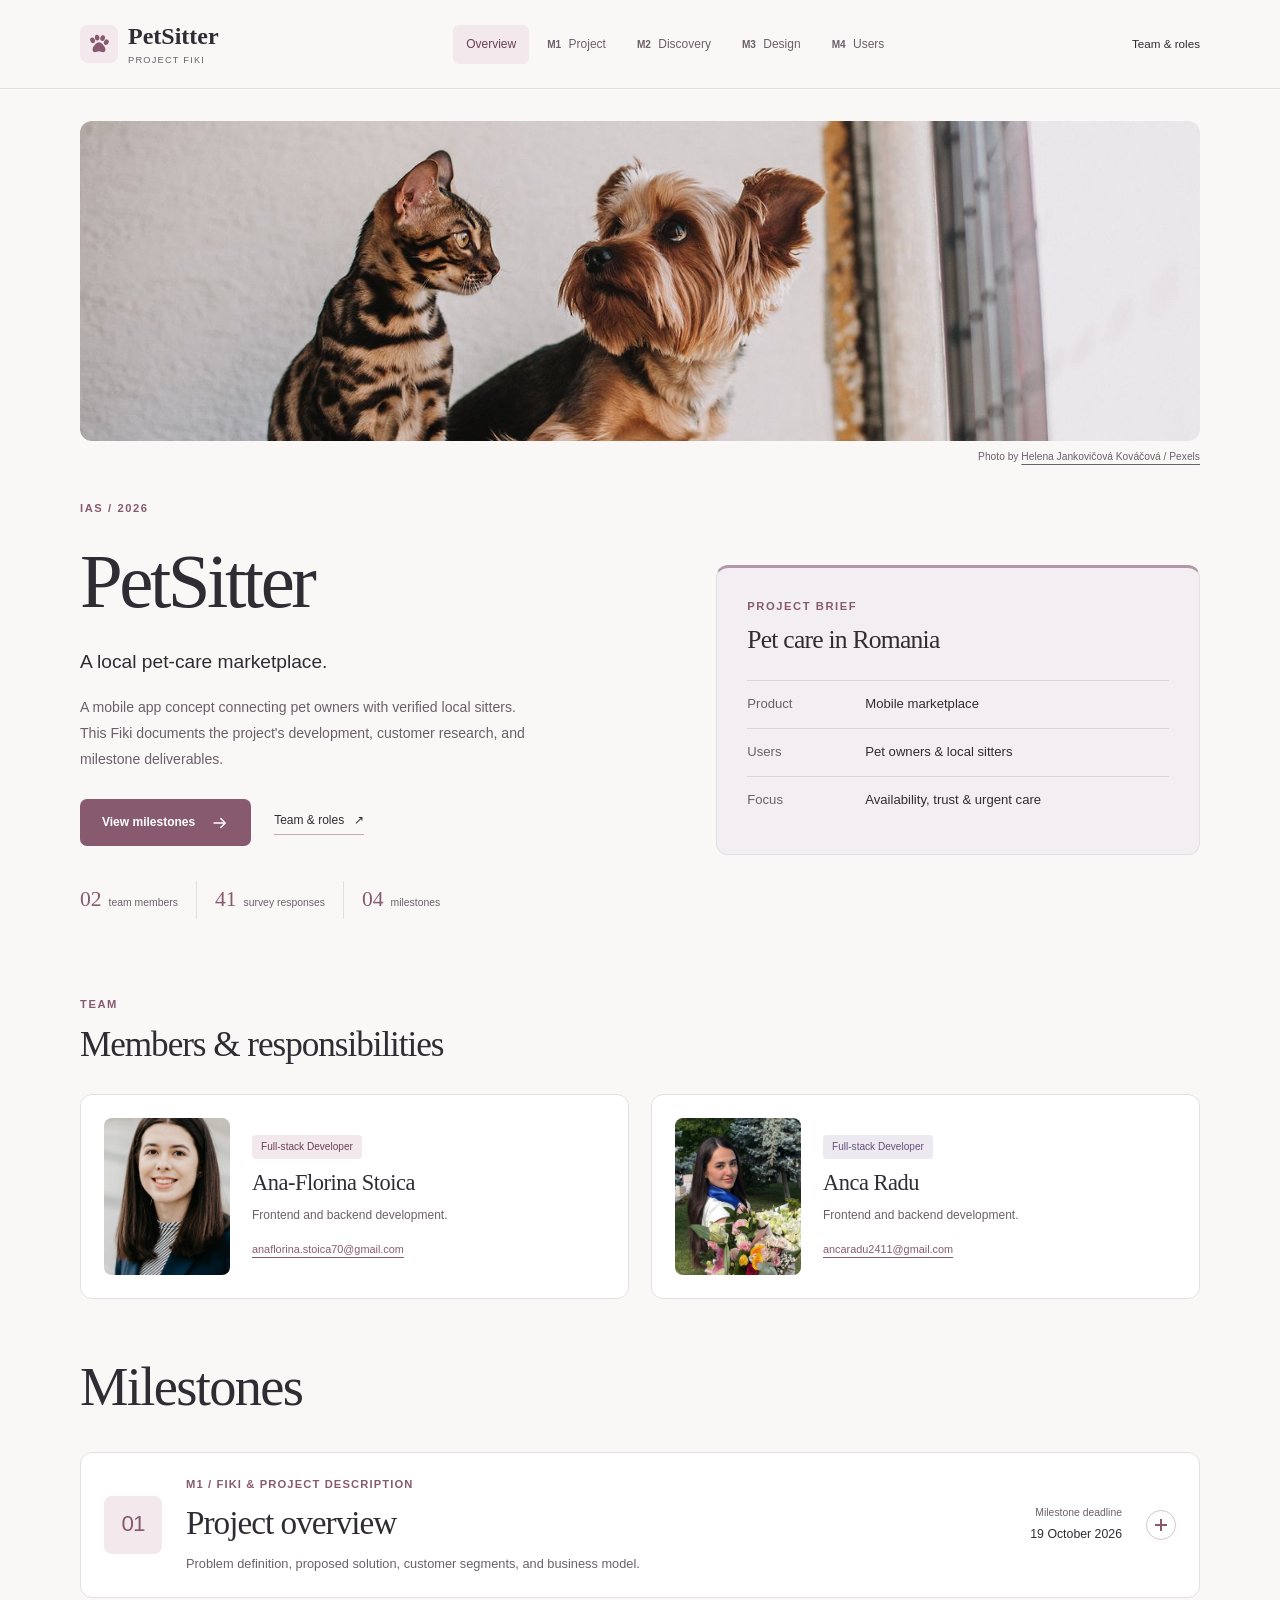
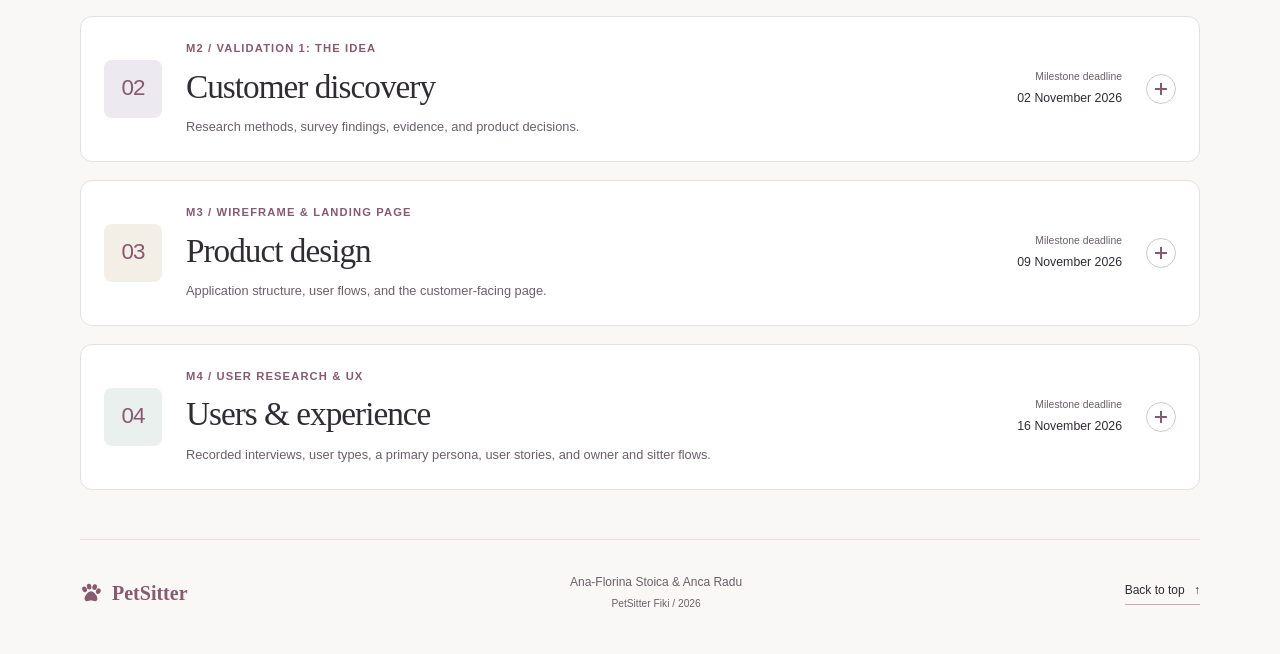
<file: index.html>
<!doctype html>
<html lang="en">
  <head>
    <meta charset="UTF-8">
    <meta name="viewport" content="width=device-width, initial-scale=1">
    <meta name="description" content="PetSitter Startup Engineering project: customer discovery, interviews, research evidence, product design, user personas, stories, and UX flows.">
    <meta name="theme-color" content="#faf8f7">
    <meta property="og:title" content="PetSitter | Project Fiki">
    <meta property="og:description" content="Project documentation, customer research, and milestone deliverables for PetSitter, a local pet-care marketplace.">
    <meta property="og:type" content="website">
    <title>PetSitter | Project Fiki</title>
    <link rel="icon" href="assets/favicon.svg" type="image/svg+xml">
    <link rel="stylesheet" href="styles.css?v=team-and-milestones">
    <script src="script.js?v=m4-tabs" defer></script>
  </head>
  <body>
    <a class="skip-link" href="#main">Skip to content</a>
    <svg class="icon-library" xmlns="http://www.w3.org/2000/svg" aria-hidden="true">
      <symbol id="icon-paw" viewBox="0 0 24 24">
        <ellipse cx="5" cy="8" rx="2.5" ry="3.1" transform="rotate(-25 5 8)"/>
        <ellipse cx="10" cy="5" rx="2.5" ry="3.1" transform="rotate(-8 10 5)"/>
        <ellipse cx="16" cy="5.5" rx="2.5" ry="3.1" transform="rotate(15 16 5.5)"/>
        <ellipse cx="20" cy="10" rx="2.5" ry="3.1" transform="rotate(30 20 10)"/>
        <path d="M5 18c0-3 4-8 7-8s7 5 7 8c0 5-5 2-7 2s-7 3-7-2Z"/>
      </symbol>
      <symbol id="icon-arrow" viewBox="0 0 24 24">
        <path d="M4 12h15m-6-6 6 6-6 6" fill="none" stroke="currentColor" stroke-width="1.8" stroke-linecap="round" stroke-linejoin="round"/>
      </symbol>
    </svg>

    <header class="site-header">
      <div class="header-inner wrap">
        <a class="brand" href="#overview" aria-label="PetSitter Fiki, back to overview">
          <span class="brand-mark"><svg class="icon" aria-hidden="true"><use href="#icon-paw"/></svg></span>
          <span>PetSitter<span class="brand-caption">Project Fiki</span></span>
        </a>
        <nav class="main-nav" aria-label="Milestone navigation">
          <a href="#overview" aria-current="location">Overview</a>
          <a href="#m1"><span>M1</span> Project</a>
          <a href="#m2"><span>M2</span> Discovery</a>
          <a href="#m3"><span>M3</span> Design</a>
          <a href="#m4"><span>M4</span> Users</a>
        </nav>
        <a class="team-link" href="#team">Team &amp; roles</a>
      </div>
      <div class="reading-progress" aria-hidden="true"><span></span></div>
    </header>

    <main id="main">
      <section class="hero wrap" id="overview" data-section aria-labelledby="hero-title">
        <figure class="hero-photo">
          <img src="assets/pets-hero.jpg" alt="A Bengal cat and a Yorkshire Terrier sitting together beside a window." width="1400" height="932" fetchpriority="high" decoding="async">
          <figcaption>Photo by <a href="https://www.pexels.com/photo/dog-and-cat-sitting-together-16395150/" target="_blank" rel="noopener noreferrer">Helena Jankovi&#269;ov&#225; Kov&#225;&#269;ov&#225; / Pexels</a></figcaption>
        </figure>
        <div class="hero-copy">
          <p class="eyebrow">IAS / 2026</p>
          <h1 id="hero-title">PetSitter</h1>
          <p class="hero-intro">A local pet-care marketplace.</p>
          <p class="hero-description">A mobile app concept connecting pet owners with verified local sitters. This Fiki documents the project's development, customer research, and milestone deliverables.</p>
          <div class="hero-actions">
            <a class="button button-primary" href="#milestones">View milestones <svg class="icon" aria-hidden="true"><use href="#icon-arrow"/></svg></a>
            <a class="text-link" href="#team">Team &amp; roles <span aria-hidden="true">&#8599;</span></a>
          </div>
          <div class="hero-facts">
            <span><strong>02</strong> team members</span>
            <span><strong>41</strong> survey responses</span>
            <span><strong>04</strong> milestones</span>
          </div>
        </div>
        <aside class="project-summary" aria-labelledby="summary-title">
          <p class="eyebrow">Project brief</p>
          <h2 id="summary-title">Pet care in Romania</h2>
          <dl>
            <div><dt>Product</dt><dd>Mobile marketplace</dd></div>
            <div><dt>Users</dt><dd>Pet owners &amp; local sitters</dd></div>
            <div><dt>Focus</dt><dd>Availability, trust &amp; urgent care</dd></div>
          </dl>
        </aside>
      </section>

      <section class="team-section wrap" id="team" aria-labelledby="team-title">
          <div class="block-heading"><div><p class="eyebrow">Team</p><h2 id="team-title">Members &amp; responsibilities</h2></div></div>
          <div class="team-grid">
            <article class="team-card">
              <div class="team-photo"><img src="assets/ana-stoica.jpg" alt="Ana-Florina Stoica" width="1280" height="719" loading="lazy"></div>
              <div class="team-copy"><span class="role-tag">Full-stack Developer</span><h3>Ana-Florina Stoica</h3><p>Frontend and backend development.</p><a href="mailto:anaflorina.stoica70@gmail.com">anaflorina.stoica70@gmail.com</a></div>
            </article>
            <article class="team-card">
              <div class="team-photo"><img src="assets/anca-radu.jpg" alt="Anca Radu" width="1280" height="719" loading="lazy"></div>
              <div class="team-copy"><span class="role-tag lilac">Full-stack Developer</span><h3>Anca Radu</h3><p>Frontend and backend development.</p><a href="mailto:ancaradu2411@gmail.com">ancaradu2411@gmail.com</a></div>
            </article>
          </div>
      </section>

      <div class="milestone-list" id="milestones">
        <div class="milestones-heading wrap"><h2>Milestones</h2></div>
      <section class="milestone-section wrap" id="m1" data-section aria-labelledby="m1-title">
        <details class="milestone-disclosure">
          <summary class="milestone-ribbon" aria-labelledby="m1-title" aria-describedby="m1-subtitle">
            <h2 class="milestone-heading">
              <span class="chapter-number pink">01</span>
              <span class="milestone-label"><span class="eyebrow">M1 / Fiki &amp; project description</span><span id="m1-title">Project overview</span><span class="milestone-subtitle" id="m1-subtitle">Problem definition, proposed solution, customer segments, and business model.</span></span>
              <span class="deadline">Milestone deadline<time datetime="2026-10-19">19 October 2026</time></span>
              <span class="milestone-toggle" aria-hidden="true"></span>
            </h2>
          </summary>
          <div class="milestone-content">
        <div class="two-column section-block">
          <article class="panel problem-panel"><span class="mini-label">Problem</span><h3>Finding reliable pet care</h3><p>Pet owners who travel, work long hours, or face an emergency struggle to find someone reliable to look after their animal.</p><p>Friends, Facebook groups, and word of mouth can mean a slow, unstructured search: no verified reviews, no clear prices, and no dependable way to find help at short notice.</p><div class="tag-row"><span>Short-notice availability</span><span>Trust</span><span>Pricing</span></div></article>
          <article class="panel solution-panel"><span class="mini-label">Proposed solution</span><h3>A local sitter marketplace</h3><p><strong>PetSitter</strong> is a mobile app concept connecting pet owners with local pet sitters in minutes.</p><p>Our value proposition combines local availability, trustworthy profiles, transparent prices, and protected payments.</p><p class="small-note">These are planned product capabilities, not live services on this Fiki.</p></article>
        </div>

        <div class="section-block">
          <div class="block-heading"><div><p class="eyebrow">Product scope</p><h3>Planned features</h3></div></div>
          <div class="feature-grid">
            <article class="feature-card"><span class="feature-index pink">01</span><h4>Pet-care services</h4><p>Dog walking, home care, temporary boarding, feeding, and check-in visits.</p></article>
            <article class="feature-card"><span class="feature-index lilac">02</span><h4>Sitter profiles</h4><p>Clear prices, availability, and real reviews on each pet sitter's profile.</p></article>
            <article class="feature-card"><span class="feature-index butter">03</span><h4>Location &amp; availability search</h4><p>Search by location and availability, including urgent, short-notice requests.</p></article>
            <article class="feature-card"><span class="feature-index mint">04</span><h4>Chat &amp; notifications</h4><p>Direct chat and calls with sitters, plus notifications about your booking.</p></article>
            <article class="feature-card"><span class="feature-index pink">05</span><h4>Secure payments</h4><p>Secure in-app payments, with funds released after the care service.</p></article>
            <article class="feature-card"><span class="feature-index lilac">06</span><h4>Pet profiles</h4><p>Pet profiles with meal schedules, allergies, and special needs, shared with the sitter.</p></article>
          </div>
        </div>

        <div class="section-block">
          <div class="block-heading"><div><p class="eyebrow">Customer segments</p><h3>Target users</h3></div></div>
          <div class="two-column">
            <article class="audience-card pink"><span class="mini-label">The demand side</span><h4>Pet owners</h4><p>Urban owners of dogs, cats, and small pets who travel, work long hours, or need urgent help.</p></article>
            <article class="audience-card lilac"><span class="mini-label">The supply side</span><h4>Pet sitters</h4><p>Students, animal lovers, and freelancers looking for flexible extra income through caring for animals.</p></article>
          </div>
        </div>

        <div class="section-block">
          <div class="block-heading"><div><p class="eyebrow">Competition</p><h3>Alternatives &amp; differentiation</h3></div></div>
          <div class="table-wrap" role="region" aria-label="Competition comparison" tabindex="0">
            <table>
              <caption>Our initial competitive hypotheses, to be tested through further research.</caption>
              <thead><tr><th scope="col">Alternative</th><th scope="col">The gap we identified</th><th scope="col">Our proposed advantage</th></tr></thead>
              <tbody>
                <tr><th scope="row">Friends, family &amp; Facebook groups</th><td>Uncertain availability, no consistent review system, and no payment protection.</td><td>Verified profiles, reviews, and secure payments.</td></tr>
                <tr><th scope="row">Pet hotels</th><td>Potentially expensive, stressful for the animal, and limited by available spaces.</td><td>Care at home and flexible pricing.</td></tr>
                <tr><th scope="row">Global platforms, such as Rover &amp; Wag!</th><td>Our initial assumption: limited local coverage in Romania and a gap in urgent matching.</td><td>A local focus, fast matching, and Romanian-language support.</td></tr>
              </tbody>
            </table>
          </div>
        </div>

        <div class="section-block">
          <div class="block-heading"><div><p class="eyebrow">Measurement</p><h3>Key metrics</h3></div><span class="quiet-label">Planned measures, not current results</span></div>
          <div class="three-column">
            <article class="small-card"><span class="mini-label">Growth</span><h4>Acquisition &amp; activity</h4><ul class="pretty-list"><li>Registered owners and sitters</li><li>Monthly active users</li></ul></article>
            <article class="small-card"><span class="mini-label">Marketplace</span><h4>Bookings &amp; matching</h4><ul class="pretty-list"><li>Bookings per month</li><li>Time to first sitter match</li></ul></article>
            <article class="small-card"><span class="mini-label">Quality &amp; retention</span><h4>Satisfaction &amp; repeat use</h4><ul class="pretty-list"><li>Average rating</li><li>Repeat booking rate</li></ul></article>
          </div>
        </div>

        <div class="two-column section-block">
          <article class="panel"><p class="eyebrow">Business model</p><h3>Cost structure</h3><ul class="pretty-list"><li>App development and maintenance</li><li>Cloud hosting, maps, and chat</li><li>Payment processing fees</li><li>Marketing and sitter acquisition</li><li>Identity verification and insurance</li></ul></article>
          <article class="panel"><p class="eyebrow">Business model</p><h3>Revenue streams</h3><ul class="pretty-list"><li>Commission per booking through a service fee</li><li>Premium sitter profiles and featured listings</li><li>An optional owner subscription for priority urgent matching</li></ul><p class="small-note">Business model hypotheses; pricing and paid demand still need validation.</p></article>
        </div>
          </div>
        </details>
      </section>

      <section class="milestone-section wrap" id="m2" data-section aria-labelledby="m2-title">
        <details class="milestone-disclosure">
          <summary class="milestone-ribbon" aria-labelledby="m2-title" aria-describedby="m2-subtitle">
            <h2 class="milestone-heading">
              <span class="chapter-number lilac">02</span>
              <span class="milestone-label"><span class="eyebrow">M2 / Validation 1: the idea</span><span id="m2-title">Customer discovery</span><span class="milestone-subtitle" id="m2-subtitle">Research methods, survey findings, evidence, and product decisions.</span></span>
              <span class="deadline">Milestone deadline<time datetime="2026-11-02">02 November 2026</time></span>
              <span class="milestone-toggle" aria-hidden="true"></span>
            </h2>
          </summary>
          <div class="milestone-content">
        <div class="research-intro"><p>Before building the solution, we needed to understand the problem. Our customer discovery explored how people find pet care, where that process breaks down, and what would make them trust someone new.</p><p class="small-note">Research team: Ana-Florina Stoica &amp; Anca Radu.</p></div>

        <article class="origin-story section-block">
          <div class="story-label">Research context</div>
          <div><h3>How we identified the problem</h3><p>Last summer, Ana had to attend an event in another city and could not find anyone to look after her dog, Hector. Friends and family were busy. Facebook brought messages from unverified strangers, which felt unsafe.</p><p>In her experience, the pet-sitting apps she tried in Romania did not offer active local sitters who could help at short notice. That personal experience led to our first hypothesis: finding reliable pet care is especially stressful when the need is urgent.</p><p><strong>Our initial solution hypothesis:</strong> a centralized mobile app with nearby sitters, availability filters, reviews, bookings for different care services, and secure payments.</p></div>
        </article>

        <div class="section-block">
          <div class="block-heading"><div><p class="eyebrow">Methodology</p><h3>Customer discovery plan</h3></div></div>
          <div class="discovery-steps">
            <article><span class="step-number">1</span><h4>Informal conversations</h4><p>Use informal phone and WhatsApp conversations to explore frustrations, fears, and existing workarounds without starting with a sales pitch.</p><span class="step-label">Qualitative research</span></article>
            <article><span class="step-number">2</span><h4>Polls &amp; online survey</h4><p>Use community questions and polls, then a Google Forms survey, to see whether the same needs appear in a wider group.</p><span class="step-label">Quantitative research</span></article>
            <article><span class="step-number">3</span><h4>Product refinement &amp; pilot</h4><p>Use the findings to prioritize the concept. Next, test real bookings and payments with a small, manually matched pilot.</p><span class="step-label">Next step / not yet completed</span></article>
          </div>
        </div>

        <div class="section-block">
          <div class="block-heading"><div><p class="eyebrow">Research process</p><h3>Participants &amp; recruitment</h3></div></div>
          <div class="two-column">
            <article class="small-card"><span class="mini-label">Primary segment / pet owners</span><h4>Urban professionals, ages 25-45</h4><p>We targeted pet owners who travel frequently or work full time, using three local Facebook groups and asking friends to share the survey.</p><p>The informal conversations involved acquaintances and friends of friends, reached by phone and WhatsApp.</p></article>
            <article class="small-card"><span class="mini-label">Secondary segment / potential sitters</span><h4>Students &amp; freelancers</h4><p>We reached potential sitters through student WhatsApp groups and our extended network to understand interest in flexible pet-care work.</p><p>Those conversations also explored trust, responsibilities, and concerns about receiving payment.</p></article>
          </div>
          <div class="research-counts">
            <div><strong>12</strong><span>informal conversations with owners</span><small>Team-reported</small></div>
            <div><strong>5</strong><span>informal conversations with potential sitters</span><small>Team-reported</small></div>
            <div><strong>3</strong><span>community polls</span><small>Team-reported; one open-question post attached</small></div>
            <div><strong>41</strong><span>survey responses</span><small>Shown in the attached result charts</small></div>
          </div>
          <p class="small-note">The conversations were informal and unstructured. This is a convenience sample recruited through our networks and communities, not a representative sample of all Romanian pet owners.</p>
        </div>

        <details class="question-list section-block" open>
          <summary><span><span class="eyebrow">Research questions</span><span class="details-title">Conversation &amp; survey topics</span></span><span class="details-toggle" aria-hidden="true">+</span></summary>
          <div class="details-content">
            <p>The questionnaire and informal conversations explored the following topics. The survey asks about absences of <strong>more than 3 hours</strong>.</p>
            <ol>
              <li>What kind of pet do you own?</li>
              <li>How often do you travel or leave your pet alone for more than 3 hours?</li>
              <li>When you urgently need someone to take care of your pet, who do you currently rely on?</li>
              <li>What is your biggest challenge or fear when looking for someone to watch your pet?</li>
              <li>Have you ever canceled a trip, delayed, or changed your plans because you could not find pet care in time?</li>
              <li>How much do you pay, or consider fair to pay, per day for a reliable, verified sitter?</li>
              <li>How much do you currently spend on pet care when you are away? <span class="small-note">(Additional topic reported in the team's discovery notes.)</span></li>
            </ol>
          </div>
        </details>

        <div class="section-block">
          <div class="block-heading"><div><p class="eyebrow">Documentation</p><h3>Research evidence</h3></div><span class="quiet-label">Select an image to read it</span></div>
          <div class="evidence-grid process-gallery">
            <figure class="evidence-card">
              <a class="evidence-link" href="assets/evidence/community-question.png" data-caption="Community discovery: an open question about urgent pet care, with responses from owners. Participant identities are masked in this publication copy." aria-label="Enlarge the community question screenshot">
                <img src="assets/evidence/community-question.png" alt="Romanian Facebook discussion asking what owners do when they must leave town urgently; a respondent describes unavailable relatives and full pet hotels." width="873" height="742" loading="lazy">
                <span class="evidence-open" aria-hidden="true">View full-size &#8599;</span>
              </a>
              <figcaption><span class="evidence-tag">Evidence 01 / Community</span><h4>Facebook outreach</h4><p>An open-question post asking how owners manage urgent pet care, with responses from community members.</p></figcaption>
            </figure>
            <figure class="evidence-card">
              <a class="evidence-link" href="assets/evidence/questionnaire.png" data-caption="The Romanian Google Forms questionnaire: pet type, travel or time away over 3 hours, and current care alternatives." aria-label="Enlarge the Google Forms questionnaire">
                <img src="assets/evidence/questionnaire.png" alt="Google Forms questionnaire titled Challenges of pet owners, showing questions on pet type, time away, and current care arrangements." width="606" height="917" loading="lazy">
                <span class="evidence-open" aria-hidden="true">View full-size &#8599;</span>
              </a>
              <figcaption><span class="evidence-tag">Evidence 02 / Questionnaire</span><h4>Google Forms survey</h4><p>The survey used to explore the problem. The original form is in Romanian; the questions above are presented in English.</p></figcaption>
            </figure>
            <figure class="evidence-card message-card">
              <a class="evidence-link" href="assets/evidence/owner-conversation.png" data-caption="Owner conversation 1: relying on neighbors and a brother, rearranging schedules, and the effort of verifying an unfamiliar sitter. The participant header has been removed." aria-label="Enlarge owner conversation 1">
                <img src="assets/evidence/owner-conversation.png" alt="A Romanian chat in which a pet owner describes relying on neighbors or family, feeling stressed about schedules, and spending time verifying a sitter." width="1222" height="246" loading="lazy">
                <span class="evidence-open" aria-hidden="true">View full-size &#8599;</span>
              </a>
              <figcaption><span class="evidence-tag">Evidence 03 / Conversation 1</span><h4>Scheduling &amp; sitter verification</h4><p>An informal conversation about scheduling difficulties and the effort required to verify a sitter.</p></figcaption>
            </figure>
            <figure class="evidence-card message-card">
              <a class="evidence-link" href="assets/evidence/owner-conversation-2.png" data-caption="Owner conversation 2: depending on a relative, finding no pet-hotel spaces for a short-notice trip, and concerns about trusting unverified strangers. The participant header has been removed." aria-label="Enlarge owner conversation 2">
                <img src="assets/evidence/owner-conversation-2.png" alt="A Romanian chat about relying on a relative, unavailable pet-hotel spaces at short notice, and distrust of unverified strangers." width="1167" height="251" loading="lazy">
                <span class="evidence-open" aria-hidden="true">View full-size &#8599;</span>
              </a>
              <figcaption><span class="evidence-tag">Evidence 04 / Conversation 2</span><h4>Short-notice availability &amp; trust</h4><p>A second owner describes the limits of relying on family, fully booked pet hotels, and the need for verified sitters.</p></figcaption>
            </figure>
          </div>
          <p class="small-note">Participant names and avatars have been removed from the publication copies. The original Romanian research wording is retained.</p>
        </div>

        <div class="section-block">
          <div class="block-heading"><div><p class="eyebrow">Survey / 41 responses</p><h3>Key findings</h3></div></div>
          <div class="finding-highlights">
            <article class="pink"><span class="finding-number">95.1<span>%</span></span><h4>Plans affected</h4><p>39 of 41 respondents reported cancellations or major stress when finding pet care.</p><a href="#result-plans">See the evidence <span aria-hidden="true">&#8595;</span></a></article>
            <article class="lilac"><span class="finding-number">61<span>%</span></span><h4>Short-notice difficulty</h4><p>25 of 41 identified finding someone at short notice as a major challenge.</p><a href="#result-challenges">See the evidence <span aria-hidden="true">&#8595;</span></a></article>
            <article class="butter"><span class="finding-number">53.7<span>%</span></span><h4>100-150 RON per day</h4><p>22 of 41 selected this daily budget for a trustworthy, verified sitter.</p><a href="#result-budget">See the evidence <span aria-hidden="true">&#8595;</span></a></article>
          </div>
          <p class="small-note">Percentages use the 41-response denominator. Combined results are calculated from respondent counts, not by adding rounded chart labels: 39/41 is 95.1%, not 95.2%. Stated budgets indicate interest, not completed purchases.</p>
        </div>

        <div class="section-block results-section">
          <div class="block-heading"><div><p class="eyebrow">Quantitative evidence</p><h3>Survey results</h3></div><span class="quiet-label">Original Google Forms charts / n = 41</span></div>
          <div class="results-grid">
            <figure class="evidence-card result-card" id="result-plans">
              <a class="evidence-link" href="assets/evidence/changed-plans.png" data-caption="Impact on plans (41 responses): 53.7% canceled or changed plans multiple times, 22% once, 19.5% experienced major stress without canceling, and 4.9% found care easily. 39/41 were affected overall." aria-label="Enlarge the chart showing impact on owners' plans">
                <img src="assets/evidence/changed-plans.png" alt="Pie chart: 53.7% changed plans multiple times, 22% once, 19.5% experienced major stress, and the remaining 4.9% found care easily." width="1280" height="579" loading="lazy">
                <span class="zoom-label" aria-hidden="true">&#8599;</span>
              </a>
              <figcaption><span class="evidence-tag">Finding 01 / Impact</span><h4>Cancellations &amp; changed plans</h4><p><strong>53.7%</strong> canceled or changed plans multiple times, <strong>22%</strong> once, and <strong>19.5%</strong> experienced major stress without canceling. Together, 39 of 41 respondents were affected.</p></figcaption>
            </figure>
            <figure class="evidence-card result-card" id="result-challenges">
              <a class="evidence-link" href="assets/evidence/care-challenges.png" data-caption="Pet-care challenges (41 responses, multiple selections): short notice 61%, high costs 51.2%, trust in strangers 43.9%, emergency handling 39%, other 2.4%." aria-label="Enlarge the chart of pet-care challenges">
                <img src="assets/evidence/care-challenges.png" alt="Bar chart: 25 respondents cite short notice, 21 high costs, 18 distrust of strangers, 16 emergency handling, and 1 other concern." width="1280" height="609" loading="lazy">
                <span class="zoom-label" aria-hidden="true">&#8599;</span>
              </a>
              <figcaption><span class="evidence-tag">Finding 02 / Challenges</span><h4>Availability, cost &amp; trust</h4><p><strong>61%</strong> struggle with short notice, <strong>43.9%</strong> distrust strangers, and <strong>39%</strong> worry about medical emergencies. High costs also matter to <strong>51.2%</strong>. Multiple answers were possible.</p></figcaption>
            </figure>
            <figure class="evidence-card result-card" id="result-budget">
              <a class="evidence-link" href="assets/evidence/daily-budget.png" data-caption="Daily budget for verified care (41 responses): 29.3% selected 50-100 RON, 53.7% selected 100-150 RON, 12.2% selected over 150 RON, and 4.9% do not pay. This is stated spending or a fair-price estimate, not a sales result." aria-label="Enlarge the chart of daily care budgets">
                <img src="assets/evidence/daily-budget.png" alt="Daily budget pie chart: 29.3% for 50-100 RON, 53.7% for 100-150 RON, 12.2% above 150 RON, and 4.9% do not pay." width="1280" height="579" loading="lazy">
                <span class="zoom-label" aria-hidden="true">&#8599;</span>
              </a>
              <figcaption><span class="evidence-tag">Finding 03 / Pricing</span><h4>Reported daily budgets</h4><p><strong>39 of 41</strong> selected a positive daily budget. The largest group, <strong>53.7%</strong>, chose 100-150 RON. This supports a pricing experiment; it does not yet validate the business model.</p></figcaption>
            </figure>
            <figure class="evidence-card result-card" id="result-alternatives">
              <a class="evidence-link" href="assets/evidence/current-alternatives.png" data-caption="Current alternatives (41 responses, multiple selections): friends or family 85.4%, pet hotels 41.5%, neighbors 41.5%, Facebook groups 36.6%, social media groups 19.5%, other apps 14.6%. The two overlapping social-media options must not be added together." aria-label="Enlarge the chart of current care alternatives">
                <img src="assets/evidence/current-alternatives.png" alt="Bar chart showing friends or family as the leading option at 85.4%, followed by hotels and neighbors at 41.5% each." width="1280" height="609" loading="lazy">
                <span class="zoom-label" aria-hidden="true">&#8599;</span>
              </a>
              <figcaption><span class="evidence-tag">Finding 04 / Alternatives</span><h4>Current care arrangements</h4><p><strong>85.4%</strong> rely on friends or family. Pet hotels and neighbors each appear in <strong>41.5%</strong> of responses. The overlapping Facebook/social-media choices are reported separately, not summed.</p></figcaption>
            </figure>
            <figure class="evidence-card result-card wide-result" id="result-frequency">
              <a class="evidence-link" href="assets/evidence/travel-frequency.png" data-caption="Travel or leaving a pet alone for over 3 hours (41 responses): 34.1% weekly or very often, 43.9% a few times per month, 19.5% two or three times per year, and 2.4% almost never. Weekly and monthly responses total 32/41, or 78%." aria-label="Enlarge the chart of travel and time-away frequency">
                <img src="assets/evidence/travel-frequency.png" alt="Pie chart: 34.1% weekly or very often, 43.9% a few times monthly, 19.5% two or three times yearly, and 2.4% almost never." width="1280" height="539" loading="lazy">
                <span class="zoom-label" aria-hidden="true">&#8599;</span>
              </a>
              <figcaption><span class="evidence-tag">Finding 05 / Frequency</span><h4>Travel &amp; time away</h4><p><strong>78%</strong> travel or leave their pet alone for more than 3 hours weekly or a few times a month. That supports exploring repeat care alongside emergency bookings.</p></figcaption>
            </figure>
          </div>
        </div>

        <aside class="evidence-note section-block" aria-labelledby="evidence-note-title">
          <span class="note-symbol" aria-hidden="true">i</span><div><h3 id="evidence-note-title">Evidence coverage</h3><p>The team also reported dogs at <strong>58.5%</strong> and cats at approximately <strong>29.3%</strong> of the pet-owner sample, and positive interest from all <strong>5 potential sitters</strong>, who wanted secure payment. The pet-type chart and complete conversation records are not included in the evidence gallery.</p><p>The 12 informal conversations with owners, 5 informal conversations with potential sitters, and 3 polls are team-reported totals. The gallery includes examples from two owner conversations, an example of community outreach, and the questionnaire. The three recorded face-to-face interviews are documented in the M4 section below.</p></div>
        </aside>

        <div class="section-block">
          <div class="block-heading"><div><p class="eyebrow">Research implications</p><h3>Changes to the product concept</h3></div></div>
          <div class="pivot-list">
            <article><span class="pivot-number">01</span><div><span class="mini-label">Trust concerns</span><h4>Identity verification</h4><p>We added a mandatory sitter ID check and a verified-profile badge to the concept, addressing owners' reluctance to leave pets with strangers.</p></div></article>
            <article><span class="pivot-number">02</span><div><span class="mini-label">Familiarity before booking</span><h4>Meet-and-greet option</h4><p>A free, 15-minute introductory video call or in-person meet-and-greet gives owners and sitters a chance to get comfortable before committing.</p></div></article>
            <article><span class="pivot-number">03</span><div><span class="mini-label">Different care requirements</span><h4>Services by pet type</h4><p>We separated service formats more clearly: walks and active boarding for dogs, quieter boarding or drop-ins for cats, and care tailored to other animals.</p></div></article>
            <article><span class="pivot-number">04</span><div><span class="mini-label">Medical emergency concerns</span><h4>Detailed pet profiles</h4><p>The concerns about medical emergencies reinforced the pet-profile feature: allergies, routines, and special needs should be shared with the sitter.</p></div></article>
          </div>
        </div>

        <article class="validation-card section-block">
          <p class="eyebrow">Next stage</p><h3>Customer validation readiness</h3><p class="validation-answer">Ready for a limited pilot</p><p>Our discovery suggests a recurring, stressful problem and interest in paying for reliable care. The next step is a small MVP: a separate landing page and a manually matched pilot with verified sitters. Paid demand has not yet been demonstrated.</p><p>We need to observe whether owners actually request care, accept a price, and complete a booking, and whether sitters can deliver reliably. Those behaviors will test the business model more directly than survey enthusiasm.</p><div class="validation-tags"><span>Booking intent</span><span>Completed payments</span><span>Owner &amp; sitter feedback</span></div>
        </article>
          </div>
        </details>
      </section>

      <section class="milestone-section wrap" id="m3" data-section aria-labelledby="m3-title">
        <details class="milestone-disclosure">
          <summary class="milestone-ribbon" aria-labelledby="m3-title" aria-describedby="m3-subtitle">
            <h2 class="milestone-heading">
              <span class="chapter-number butter">03</span>
              <span class="milestone-label"><span class="eyebrow">M3 / Wireframe &amp; landing page</span><span id="m3-title">Product design</span><span class="milestone-subtitle" id="m3-subtitle">Application structure, user flows, and the customer-facing page.</span></span>
              <span class="deadline">Milestone deadline<time datetime="2026-11-09">09 November 2026</time></span>
              <span class="milestone-toggle" aria-hidden="true"></span>
            </h2>
          </summary>
          <div class="milestone-content">
        <div class="two-column section-block">
          <article class="deliverable-card">
            <div class="deliverable-icon lilac" aria-hidden="true"><svg viewBox="0 0 48 48" fill="none" stroke="currentColor" stroke-width="1.6"><rect x="12" y="5" width="24" height="38" rx="5"/><path d="M19 11h10M18 17h12v10H18zM18 32h12M21 37h6"/></svg></div>
            <span class="mini-label">Deliverable 01</span><h3>Application wireframes</h3><p>The product's screens, functionality, and connections between views, including the behavior of buttons and navigation.</p><ul class="pretty-list"><li>Interactive owner flow from care request to booking</li><li>Interactive sitter flow from verification to payout</li><li>Revised after M4: pet-specific care, booking states, and recovery paths</li></ul><a class="button button-primary" href="my_wireframes.html?v=m4-research">Open wireframe <svg class="icon" aria-hidden="true"><use href="#icon-arrow"/></svg></a><p class="small-note"><a href="#m4-wireframe-updates">See how M4 findings changed the wireframes.</a></p>
          </article>
          <article class="deliverable-card">
            <div class="deliverable-icon pink" aria-hidden="true"><svg viewBox="0 0 48 48" fill="none" stroke="currentColor" stroke-width="1.6"><rect x="5" y="9" width="38" height="30" rx="4"/><path d="M5 17h38M10 13h2m3 0h2m3 0h2M12 24h15M12 29h10M12 34h7"/><path d="m33 26 5 4-5 4"/></svg></div>
            <span class="mini-label">Deliverable 02</span><h3>Product landing page</h3><p>The separate, customer-facing landing page introduces the value proposition and invites potential owners or sitters to express interest.</p><ul class="pretty-list"><li>Clear owner and sitter value propositions</li><li>Explains the three-step path from need to care</li><li>Early-access CTA for the local pilot</li></ul><a class="button button-primary" href="landing.html">Visit landing page <svg class="icon" aria-hidden="true"><use href="#icon-arrow"/></svg></a>
          </article>
        </div>
          </div>
        </details>
      </section>

      <section class="milestone-section wrap" id="m4" data-section aria-labelledby="m4-title">
        <details class="milestone-disclosure">
          <summary class="milestone-ribbon" aria-labelledby="m4-title" aria-describedby="m4-subtitle">
            <h2 class="milestone-heading">
              <span class="chapter-number mint">04</span>
              <span class="milestone-label"><span class="eyebrow">M4 / User research &amp; UX</span><span id="m4-title">Users &amp; experience</span><span class="milestone-subtitle" id="m4-subtitle">Recorded interviews, user types, a primary persona, user stories, and owner and sitter flows.</span></span>
              <span class="deadline">Milestone deadline<time datetime="2026-11-16">16 November 2026</time></span>
              <span class="milestone-toggle" aria-hidden="true"></span>
            </h2>
          </summary>
          <div class="milestone-content m4-content">
        <div class="m4-intro">
          <p>From customer interviews to product decisions.</p>
          <span class="badge">Research &amp; UX draft</span>
        </div>
        <nav class="m4-tabs" aria-label="M4 topics">
          <a id="m4-tab-users" href="#m4-panel-users"><span>Users</span><small>Roles &amp; persona</small></a>
          <a id="m4-tab-interviews" href="#m4-panel-interviews"><span>Interviews</span><small>3 recordings &amp; insights</small></a>
          <a id="m4-tab-stories" href="#m4-panel-stories"><span>User stories</span><small>10 requirements</small></a>
          <a id="m4-tab-flows" href="#m4-panel-flows"><span>User flows</span><small>4 use cases</small></a>
          <a id="m4-tab-validation" href="#m4-panel-validation"><span>Next steps</span><small>Validation plan</small></a>
        </nav>

        <div class="m4-panel" id="m4-panel-interviews">
        <div class="section-block interview-section" id="m4-interviews">
          <div class="block-heading"><div><p class="eyebrow">Required milestone evidence</p><h3>Three face-to-face interviews</h3></div><span class="quiet-label">Recordings and discussion summaries</span></div>
          <p class="interview-intro">We conducted three face-to-face problem interviews with people from the primary customer segment: pet owners who need reliable care when work, travel, or unexpected plans take them away from home. The recordings below are selected extracts from the actual interviews, chosen because they contain the clearest and most relevant insights for shaping PetSitter. Each extract is paired with the participant profile, context, and product implication it surfaced.</p>
          <div class="interview-grid">
            <article class="interview-card">
              <div class="interview-video"><video controls preload="metadata"><source src="interviu-anda.mp4" type="video/mp4">Your browser does not support embedded video. <a href="interviu-anda.mp4">Download the recording</a>.</video></div>
              <div class="interview-copy"><span class="evidence-tag">Interview 01 / Dog owner</span><h4>Anda — the last-minute struggle</h4><p class="interview-profile"><strong>21 years old</strong> · IT professional · Travels frequently for work · Owner of Bobi, a mixed-breed dog</p><details class="interview-notes"><summary>Discussion &amp; product insight <span class="details-toggle" aria-hidden="true">+</span></summary><div class="interview-detail"><p>When an unexpected work trip to Cluj came up, two dog hotels could not accept a next-day booking. Anda had to call four friends until someone working from home could help. She described the workaround as stressful and guilt-inducing, and rejected social-media strangers as unsafe.</p><div class="insight-callout"><strong>Product insight</strong><span>Verified profiles with identity checks and urgent availability are essential. Anda said she would pay 150 RON per day to avoid the uncertainty.</span></div></div></details></div>
            </article>
            <article class="interview-card">
              <div class="interview-video"><video controls preload="metadata"><source src="interviu-aida.mp4" type="video/mp4">Your browser does not support embedded video. <a href="interviu-aida.mp4">Download the recording</a>.</video></div>
              <div class="interview-copy"><span class="evidence-tag">Interview 02 / Cat owner</span><h4>Aida — different needs and the caged environment</h4><p class="interview-profile"><strong>23 years old</strong> · Graphic designer · Hybrid schedule · Owner of Luna, an apartment cat</p><details class="interview-notes"><summary>Discussion &amp; product insight <span class="details-toggle" aria-hidden="true">+</span></summary><div class="interview-detail"><p>Aida travels about twice a month for long weekends. After a traumatic pet-hotel experience in a small glass cage, she now pays an older neighbor 50 RON per day for a daily visit. Her biggest concerns are sudden illness and whether a sitter really understands cats.</p><div class="insight-callout"><strong>Product insight</strong><span>Separate care formats are needed: cat-friendly drop-ins or home boarding, supported by reviews from other cat owners.</span></div></div></details></div>
            </article>
            <article class="interview-card">
              <div class="interview-video"><video controls preload="metadata"><source src="interviu-raul.mp4" type="video/mp4">Your browser does not support embedded video. <a href="interviu-raul.mp4">Download the recording</a>.</video></div>
              <div class="interview-copy"><span class="evidence-tag">Interview 03 / Parrot owner</span><h4>Raul — the inflexible schedule and “no predators” rule</h4><p class="interview-profile"><strong>20 years old</strong> · Student and part-time waiter · Often works double shifts and events · Owner of Rico, a cockatiel</p><details class="interview-notes"><summary>Discussion &amp; product insight <span class="details-toggle" aria-hidden="true">+</span></summary><div class="interview-detail"><p>Raul nearly canceled a three-day festival trip because standard pet hotels do not accept birds. He also refused unknown Facebook sitters because a home with cats or dogs could put Rico under severe stress, and common sprays or air fresheners can be dangerous for birds.</p><div class="insight-callout"><strong>Product insight</strong><span>Specialized pet profiles and filters matter: no other animals in the home, bird-safe knowledge, and sitter compatibility beyond generic ratings.</span></div></div></details></div>
            </article>
          </div>
        </div>

        <details class="m4-fold section-block" id="m4-research">
          <summary><h3 class="m4-fold-heading"><span><span class="mini-label">From discovery to design</span>Research basis &amp; assumptions</span><span class="details-toggle" aria-hidden="true">+</span></h3></summary>
          <div class="m4-fold-content">
          <p class="section-intro">We prioritize the owner persona because M2 contains 41 owner survey responses. Sitter needs are included in the stories and flows, but rely on five team-reported informal conversations with limited attached evidence. The survey supports the needs below; it does not prove that they all describe the same individual.</p>
          <div class="research-links">
            <article><span class="mini-label">Availability</span><h4>61% struggle with short notice</h4><p>Put dates and urgent availability in the search flow. Show no-match and declined-request states rather than implying guaranteed care.</p><a href="#result-challenges">M2: care challenges</a><span class="research-map">US-01, US-06 / UC-01, UC-02</span></article>
            <article><span class="mini-label">Trust</span><h4>43.9% distrust unfamiliar sitters</h4><p>Make profile verification and genuine reviews easy to inspect. Offer a conversation before booking without implying an ID check proves care expertise.</p><a href="#result-challenges">M2: trust concerns</a><span class="research-map">US-02, US-04 / UC-01</span></article>
            <article><span class="mini-label">Care requirements</span><h4>39% worry about emergencies</h4><p>Include routines, allergies, special needs, and an emergency contact in a pet profile shared with the selected sitter.</p><a href="#result-challenges">M2: emergency concerns</a><span class="research-map">US-03, US-09 / UC-01, UC-04</span></article>
            <article><span class="mini-label">Price</span><h4>53.7% selected 100-150 RON/day</h4><p>Show the full booking total and fee breakdown before payment. Test actual booking intent separately from stated budget.</p><a href="#result-budget">M2: daily budgets</a><span class="research-map">US-05 / UC-01</span></article>
          </div>
          <p class="small-note">Further context: <a href="#result-alternatives">85.4% currently rely on friends or family</a>, and <a href="#result-frequency">78% report frequent travel or time away</a>. Search behavior, device use, and the proposed interaction sequence still need direct UX testing.</p>
          </div>
        </details>
        </div>

        <div class="m4-panel" id="m4-panel-users">
        <div class="section-block" id="m4-users">
          <div class="block-heading"><div><p class="eyebrow">Two sides of the marketplace</p><h3>Who we are designing for</h3></div></div>
          <div class="two-column user-type-grid">
            <article class="user-type-card">
              <img src="assets/user-owner.svg" alt="Illustration of a pet owner using a phone beside their dog." width="160" height="160" loading="lazy">
              <div><span class="mini-label">Demand side</span><h4>Pet owner</h4><p>Finds suitable care, checks sitter profiles, shares care instructions, and manages bookings and payments.</p></div>
            </article>
            <article class="user-type-card">
              <img src="assets/user-sitter.svg" alt="Illustration of a pet sitter walking a dog, with an availability calendar." width="160" height="160" loading="lazy">
              <div><span class="mini-label">Supply side</span><h4>Pet sitter</h4><p>Sets services and availability, reviews care requests, looks after pets, and tracks completed bookings and payouts.</p></div>
            </article>
          </div>
        </div>

        <details class="m4-fold section-block" id="m4-persona">
          <summary><h3 class="m4-fold-heading"><span><span class="mini-label">Primary persona / Fictional composite</span>The time-constrained pet owner</span><span class="details-toggle" aria-hidden="true">+</span></h3></summary>
          <div class="m4-fold-content">
          <article class="persona-card" aria-labelledby="persona-name">
            <div class="persona-profile">
              <img class="persona-illustration" src="assets/user-owner.svg" alt="" width="160" height="160" loading="lazy">
              <p class="mini-label">Pet owner</p>
              <h4 id="persona-name">Andreea Ionescu</h4>
              <p class="persona-summary">Works full time and needs dependable care when work or travel disrupts her usual arrangements.</p>
              <dl class="persona-facts">
                <div><dt>Age &amp; location</dt><dd>32 / Bucharest</dd></div>
                <div><dt>Occupation</dt><dd>Project coordinator</dd></div>
                <div><dt>Pet</dt><dd>Milo, a dog with a regular walking and feeding routine</dd></div>
                <div><dt>Digital habits</dt><dd>Uses her phone for messaging, booking, and payments</dd></div>
                <div><dt>Budget reference</dt><dd>100-150 RON per day for care, subject to the service and full price</dd></div>
              </dl>
              <p class="small-note">Name, age, city, job, pet, and digital habits are scenario assumptions. The budget uses the most-selected M2 survey range, not a validated product price.</p>
            </div>
            <div class="persona-detail">
              <div class="persona-quadrants">
                <section aria-labelledby="persona-goals"><h5 id="persona-goals">Goals</h5><ul class="pretty-list"><li>Arrange care in time without canceling work or travel.</li><li>Know who will care for Milo and whether they can follow his routine.</li><li>Understand the total cost before committing.</li></ul></section>
                <section aria-labelledby="persona-frustrations"><h5 id="persona-frustrations">Frustrations</h5><ul class="pretty-list"><li>Friends and family are not always available.</li><li>Social-media replies do not establish trust or confirm availability.</li><li>Contacting several people and repeating care details takes time.</li></ul></section>
                <section aria-labelledby="persona-behaviors"><h5 id="persona-behaviors">Current behavior</h5><ul class="pretty-list"><li>Starts with people she knows, then searches local groups.</li><li>Checks a sitter's experience and reviews before making contact.</li><li>Needs a clear answer, not just a list of profiles.</li></ul></section>
                <section aria-labelledby="persona-needs"><h5 id="persona-needs">UX needs</h5><ul class="pretty-list"><li>Search by dates, area, pet type, and service.</li><li>Visible verification, care experience, and review history.</li><li>Reusable care instructions and clear booking and payment states.</li></ul></section>
              </div>
              <div class="persona-scenario">
                <span class="mini-label">Example scenario</span>
                <p>Andreea learns that she must leave Bucharest the next morning for a two-day work trip. Her usual family contact is unavailable. She needs a sitter who can provide care at her home, discuss Milo's routine, and confirm the booking before she leaves.</p>
                <p><strong>Successful outcome:</strong> an accepted, paid booking with agreed care instructions and a visible contact route. If no suitable sitter is available, she receives a clear answer early enough to arrange an alternative.</p>
              </div>
            </div>
          </article>
          </div>
        </details>
        <p class="m4-design-note">The persona is a fictional composite informed by M2, not an interview participant. User stories and flows are design proposals, not tested app behavior.</p>
        </div>

        <div class="m4-panel" id="m4-panel-stories">
        <div class="section-block" id="m4-stories">
          <div class="block-heading"><div><p class="eyebrow">Proposed requirements</p><h3>User stories</h3></div><span class="quiet-label">Must = core booking flow<br>Should = subsequent iteration</span></div>
          <p class="section-intro">Priorities are our design proposal, not a ranking selected by survey respondents. Each story includes testable acceptance criteria and links to the relevant use case.</p>
          <div class="story-grid">
            <details class="user-story" id="us-01">
              <summary><h4><span class="story-meta"><span>US-01 / Owner</span><span class="badge">Must</span></span><span>Find appropriate care</span><span class="details-toggle" aria-hidden="true">+</span></h4></summary>
              <div class="story-body">
              <p>As a pet owner, I want to filter sitters by location, dates, pet type, and service so that I can find someone who fits my care needs.</p>
              <div class="story-criteria"><h5>Acceptance criteria</h5><ul class="pretty-list"><li>Results reflect the selected criteria and show availability and a price basis.</li><li>If there are no matches, the app explains this and offers editable filters without silently changing dates or location.</li></ul></div>
              <p class="story-links">Use cases: <a href="#uc-01">UC-01</a>, <a href="#uc-02">UC-02</a> / Basis: <a href="#result-challenges">short-notice difficulty</a></p>
              </div>
            </details>
            <details class="user-story" id="us-02">
              <summary><h4><span class="story-meta"><span>US-02 / Owner</span><span class="badge">Must</span></span><span>Assess a sitter's suitability</span><span class="details-toggle" aria-hidden="true">+</span></h4></summary>
              <div class="story-body">
              <p>As a pet owner, I want to review a sitter's identity-check status, experience, services, and reviews so that I can make an informed choice.</p>
              <div class="story-criteria"><h5>Acceptance criteria</h5><ul class="pretty-list"><li>The profile explains what verification covers and clearly distinguishes verified status from review ratings.</li><li>Only completed-booking reviews contribute to the rating; a new sitter is labeled as having no reviews rather than given a default score.</li></ul></div>
              <p class="story-links">Use case: <a href="#uc-01">UC-01</a> / Basis: <a href="#result-challenges">trust concerns</a></p>
              </div>
            </details>
            <details class="user-story" id="us-03">
              <summary><h4><span class="story-meta"><span>US-03 / Owner</span><span class="badge">Must</span></span><span>Share care instructions</span><span class="details-toggle" aria-hidden="true">+</span></h4></summary>
              <div class="story-body">
              <p>As a pet owner, I want to save my pet's routine, allergies, special needs, and emergency contact so that the selected sitter has the information needed for care.</p>
              <div class="story-criteria"><h5>Acceptance criteria</h5><ul class="pretty-list"><li>The owner can save and review the selected pet's care details before sending a request.</li><li>The app identifies which sitter will receive those details; private care information is not displayed on public search results.</li></ul></div>
              <p class="story-links">Use cases: <a href="#uc-01">UC-01</a>, <a href="#uc-04">UC-04</a> / Basis: <a href="#result-challenges">emergency concerns</a></p>
              </div>
            </details>
            <details class="user-story" id="us-04">
              <summary><h4><span class="story-meta"><span>US-04 / Owner</span><span class="badge">Should</span></span><span>Discuss care before committing</span><span class="details-toggle" aria-hidden="true">+</span></h4></summary>
              <div class="story-body">
              <p>As a pet owner, I want to message a sitter and arrange a short meet-and-greet so that we can check compatibility before the first booking.</p>
              <div class="story-criteria"><h5>Acceptance criteria</h5><ul class="pretty-list"><li>The profile provides a contact route and an optional 15-minute video or in-person introduction.</li><li>Sending a message or arranging an introduction does not mark the care booking as confirmed.</li></ul></div>
              <p class="story-links">Use case: <a href="#uc-01">UC-01</a> / Basis: <a href="#result-challenges">trust concerns</a>; meeting format is a design proposal</p>
              </div>
            </details>
            <details class="user-story" id="us-05">
              <summary><h4><span class="story-meta"><span>US-05 / Owner</span><span class="badge">Must</span></span><span>Review and pay the full price</span><span class="details-toggle" aria-hidden="true">+</span></h4></summary>
              <div class="story-body">
              <p>As a pet owner, I want to review the complete booking cost and pay securely so that I know what I am committing to.</p>
              <div class="story-criteria"><h5>Acceptance criteria</h5><ul class="pretty-list"><li>Checkout shows the sitter, dates, service, total including fees, and applicable cancellation terms before payment.</li><li>A booking is confirmed only after sitter acceptance and successful payment; failed or uncertain payment has an explicit recovery state.</li></ul></div>
              <p class="story-links">Use case: <a href="#uc-01">UC-01</a> / Basis: <a href="#result-budget">budget findings</a> and <a href="#m1">planned payment feature</a></p>
              </div>
            </details>
            <details class="user-story" id="us-06">
              <summary><h4><span class="story-meta"><span>US-06 / Owner</span><span class="badge">Must</span></span><span>Know whether care is arranged</span><span class="details-toggle" aria-hidden="true">+</span></h4></summary>
              <div class="story-body">
              <p>As a pet owner, I want clear request and booking statuses so that I can distinguish confirmed care from a request that still needs action.</p>
              <div class="story-criteria"><h5>Acceptance criteria</h5><ul class="pretty-list"><li>The booking screen distinguishes pending, awaiting payment, confirmed, declined, expired, and canceled states.</li><li>A decline, expiry, or cancellation explains the next step and preserves care details when returning to search; an in-app record remains available if a notification is missed.</li></ul></div>
              <p class="story-links">Use cases: <a href="#uc-01">UC-01</a>, <a href="#uc-02">UC-02</a>, <a href="#uc-04">UC-04</a> / Basis: <a href="#result-plans">disrupted plans</a></p>
              </div>
            </details>
            <details class="user-story" id="us-07">
              <summary><h4><span class="story-meta"><span>US-07 / Owner</span><span class="badge">Should</span></span><span>Review care and book again</span><span class="details-toggle" aria-hidden="true">+</span></h4></summary>
              <div class="story-body">
              <p>As a returning pet owner, I want to review a completed service and request the same sitter again so that I can reuse a care arrangement that worked.</p>
              <div class="story-criteria"><h5>Acceptance criteria</h5><ul class="pretty-list"><li>A review is linked to a completed booking and cannot be submitted for a pending or canceled service.</li><li>Rebooking starts a new request with current dates, availability, and pricing; it does not automatically charge or confirm.</li></ul></div>
              <p class="story-links">Use case: <a href="#uc-04">UC-04</a> / Basis: <a href="#result-frequency">recurring care need</a>; rebooking is a design proposal</p>
              </div>
            </details>
            <details class="user-story" id="us-08">
              <summary><h4><span class="story-meta"><span>US-08 / Sitter</span><span class="badge">Must</span></span><span>Publish an accurate care offer</span><span class="details-toggle" aria-hidden="true">+</span></h4></summary>
              <div class="story-body">
              <p>As a pet sitter, I want to complete verification and set my services, prices, pet preferences, and availability so that I receive appropriate requests.</p>
              <div class="story-criteria"><h5>Acceptance criteria</h5><ul class="pretty-list"><li>The sitter can see draft, pending-verification, approved, or needs-correction status and the next required action.</li><li>A profile is bookable only after approval and required information is complete; unavailable slots are excluded from matching results.</li></ul></div>
              <p class="story-links">Use case: <a href="#uc-03">UC-03</a> / Basis: <a href="#m2">M2 verification decision</a></p>
              </div>
            </details>
            <details class="user-story" id="us-09">
              <summary><h4><span class="story-meta"><span>US-09 / Sitter</span><span class="badge">Must</span></span><span>Accept only suitable requests</span><span class="details-toggle" aria-hidden="true">+</span></h4></summary>
              <div class="story-body">
              <p>As a pet sitter, I want to inspect the care requirements, dates, and expected earnings before accepting so that I can decide whether I can provide the service.</p>
              <div class="story-criteria"><h5>Acceptance criteria</h5><ul class="pretty-list"><li>The request includes the service, selected pet's shared care details, dates, payout estimate, and response deadline.</li><li>The sitter can accept or decline; the system rechecks availability before acceptance and prevents overlapping confirmed bookings.</li></ul></div>
              <p class="story-links">Use cases: <a href="#uc-01">UC-01</a>, <a href="#uc-04">UC-04</a> / Basis: marketplace design assumption</p>
              </div>
            </details>
            <details class="user-story" id="us-10">
              <summary><h4><span class="story-meta"><span>US-10 / Sitter</span><span class="badge">Must</span></span><span>Track service completion and payout</span><span class="details-toggle" aria-hidden="true">+</span></h4></summary>
              <div class="story-body">
              <p>As a pet sitter, I want to see the service and payout status so that I know whether payment is pending, released, or requires action.</p>
              <div class="story-criteria"><h5>Acceptance criteria</h5><ul class="pretty-list"><li>Booking details distinguish estimated earnings, funds awaiting release, a payout in progress, and a completed payout.</li><li>An unresolved service issue or transfer failure is shown explicitly; starting a payout is not displayed as money already received.</li></ul></div>
              <p class="story-links">Use case: <a href="#uc-04">UC-04</a> / Basis: <a href="#evidence-note-title">team-reported sitter payment concerns</a></p>
              </div>
            </details>
          </div>
        </div>

        </div>
        <div class="m4-panel" id="m4-panel-flows">
        <div class="section-block" id="m4-flows">
          <div class="block-heading"><div><p class="eyebrow">Interaction design</p><h3>Use cases &amp; user flows</h3></div><span class="quiet-label">Proposed screens and transitions / not a live booking interface</span></div>
          <p class="section-intro">Each numbered sequence shows the main path, followed by its decision points and recovery paths. Screen names describe the intended app; these diagrams do not replace the M3 wireframes.</p>
          <div class="use-case-list">
            <details class="use-case" id="uc-01" aria-labelledby="uc-01-title">
              <summary><h4 class="use-case-heading"><span><span class="role-tag">UC-01 / Owner + sitter</span><span class="use-case-title" id="uc-01-title">Arrange and confirm care</span><span class="use-case-goal">Goal: turn a care need into an agreed, paid booking.</span></span><span class="details-toggle" aria-hidden="true">+</span></h4></summary>
              <div class="use-case-body">
              <dl class="use-case-context">
                <div><dt>Trigger</dt><dd>The owner needs care for specific dates.</dd></div>
                <div><dt>Preconditions</dt><dd>Search criteria are defined. The owner signs in and selects or creates a pet profile before sending a request; the selected sitter is verified.</dd></div>
                <div><dt>Success</dt><dd>The sitter has accepted, payment has succeeded, and both parties see the same confirmed booking.</dd></div>
              </dl>
              <ol class="flow-steps" aria-label="Main booking flow">
                <li><span class="flow-screen">Search</span><strong>Set the care need</strong><p>Choose location, dates, pet type, and service. Select Search.</p></li>
                <li><span class="flow-screen">Results</span><strong>Compare sitters</strong><p>Review matching availability and price. Open a sitter profile.</p></li>
                <li><span class="flow-screen">Sitter profile</span><strong>Check suitability</strong><p>Read verification and reviews. Optionally message or arrange a meet-and-greet.</p></li>
                <li><span class="flow-screen">Request details</span><strong>Send a request</strong><p>Sign in if needed, select the pet, review shared instructions, and submit. Status: Pending.</p></li>
                <li><span class="flow-screen">Sitter request</span><strong>Accept the care</strong><p>The sitter checks requirements and earnings. Acceptance triggers an availability recheck. Status: Awaiting payment.</p></li>
                <li><span class="flow-screen">Checkout &amp; booking</span><strong>Pay and confirm</strong><p>The owner reviews the full total and terms, then pays. Revalidate availability; successful payment confirms the booking for both parties.</p></li>
              </ol>
              <div class="flow-branches"><h5>Decisions &amp; recovery</h5><ul class="pretty-list"><li><strong>No results:</strong> return to Search with the same inputs; widen the area or change dates only if the owner chooses.</li><li><strong>Sitter declines or does not respond before expiry:</strong> show Declined or Expired, notify the owner, and offer another search. No payment is taken.</li><li><strong>Availability changes or the payment window expires:</strong> prevent confirmation and return to search; do not silently substitute another sitter or date.</li><li><strong>Payment fails:</strong> show a failed attempt and allow correction while the request remains valid. If the result is unknown, show Payment processing and check that attempt before offering another payment.</li></ul></div>
              <p class="story-links">Stories: <a href="#us-01">US-01</a>, <a href="#us-02">US-02</a>, <a href="#us-03">US-03</a>, <a href="#us-04">US-04</a>, <a href="#us-05">US-05</a>, <a href="#us-06">US-06</a>, <a href="#us-09">US-09</a></p>
              </div>
            </details>

            <details class="use-case" id="uc-02" aria-labelledby="uc-02-title">
              <summary><h4 class="use-case-heading"><span><span class="role-tag">UC-02 / Owner</span><span class="use-case-title" id="uc-02-title">Find care at short notice</span><span class="use-case-goal">Goal: establish whether appropriate care can be arranged before the required start time.</span></span><span class="details-toggle" aria-hidden="true">+</span></h4></summary>
              <div class="use-case-body">
              <dl class="use-case-context">
                <div><dt>Trigger</dt><dd>The usual care arrangement falls through or an unexpected trip arises.</dd></div>
                <div><dt>Preconditions</dt><dd>The owner knows the location, service, pet needs, and latest acceptable start time.</dd></div>
                <div><dt>Success</dt><dd>A suitable booking is confirmed, or the owner receives an explicit no-match/expiry outcome rather than assuming care is arranged.</dd></div>
              </dl>
              <ol class="flow-steps" aria-label="Urgent-care search flow">
                <li><span class="flow-screen">Urgent search</span><strong>Specify the deadline</strong><p>Select short-notice care and enter the actual dates and required start time.</p></li>
                <li><span class="flow-screen">Matching results</span><strong>Check availability</strong><p>Show verified sitters offering the selected service and time. Availability is not yet a booking guarantee.</p></li>
                <li><span class="flow-screen">Profile &amp; request</span><strong>Request suitable care</strong><p>Review the profile, share care requirements, and send a request using UC-01.</p></li>
                <li><span class="flow-screen">Booking status</span><strong>Resolve the request</strong><p>If accepted in time, continue to checkout. Otherwise show the decline or expiry and offer another search.</p></li>
              </ol>
              <div class="flow-branches"><h5>Decisions &amp; recovery</h5><ul class="pretty-list"><li><strong>No suitable sitter:</strong> show a clear empty state with options to widen the area, adjust the service or dates, or stop searching. Never relax verification automatically.</li><li><strong>The start time passes:</strong> expire the request and prevent payment for that slot. A pending request must not be presented as confirmed care.</li><li><strong>Another sitter is needed:</strong> preserve the pet details, but require the owner to review and submit the new request. Urgency does not bypass sitter acceptance or payment.</li></ul></div>
              <p class="story-links">Stories: <a href="#us-01">US-01</a>, <a href="#us-06">US-06</a> / Continues through <a href="#uc-01">UC-01</a> for booking and payment</p>
              </div>
            </details>

            <details class="use-case" id="uc-03" aria-labelledby="uc-03-title">
              <summary><h4 class="use-case-heading"><span><span class="role-tag lilac">UC-03 / Sitter</span><span class="use-case-title" id="uc-03-title">Become a bookable sitter</span><span class="use-case-goal">Goal: publish a verified profile with a clear, current care offer.</span></span><span class="details-toggle" aria-hidden="true">+</span></h4></summary>
              <div class="use-case-body">
              <dl class="use-case-context">
                <div><dt>Trigger</dt><dd>A potential sitter chooses to offer services.</dd></div>
                <div><dt>Preconditions</dt><dd>The sitter creates an account and can provide the required profile and verification information.</dd></div>
                <div><dt>Success</dt><dd>The approved profile is visible for matching services and available dates.</dd></div>
              </dl>
              <ol class="flow-steps" aria-label="Sitter onboarding flow">
                <li><span class="flow-screen">Sitter account</span><strong>Create a profile</strong><p>Add care experience, location, and supported pet types.</p></li>
                <li><span class="flow-screen">Verification</span><strong>Submit for review</strong><p>Provide the required identity information. Status: Pending verification; not bookable.</p></li>
                <li><span class="flow-screen">Services &amp; calendar</span><strong>Define the offer</strong><p>Set service types, prices, and availability. Save changes as a draft while review is pending.</p></li>
                <li><span class="flow-screen">Profile preview</span><strong>Publish when eligible</strong><p>After approval and completion of required fields, review the profile and make it bookable.</p></li>
              </ol>
              <div class="flow-branches"><h5>Decisions &amp; recovery</h5><ul class="pretty-list"><li><strong>Verification needs correction:</strong> show the required action and allow resubmission without losing the saved service information.</li><li><strong>Approval is pending or verification fails:</strong> keep the profile unbookable and show its status; do not display a verified badge.</li><li><strong>Availability changes:</strong> update future search results. Editing the calendar does not silently cancel an existing confirmed booking.</li></ul></div>
              <p class="story-links">Story: <a href="#us-08">US-08</a> / Ready sitters receive requests through <a href="#uc-01">UC-01</a></p>
              </div>
            </details>

            <details class="use-case" id="uc-04" aria-labelledby="uc-04-title">
              <summary><h4 class="use-case-heading"><span><span class="role-tag lilac">UC-04 / Owner + sitter</span><span class="use-case-title" id="uc-04-title">Complete care, settle payment, and review</span><span class="use-case-goal">Goal: make the service outcome and payment status visible to both parties.</span></span><span class="details-toggle" aria-hidden="true">+</span></h4></summary>
              <div class="use-case-body">
              <dl class="use-case-context">
                <div><dt>Trigger</dt><dd>A confirmed booking reaches its scheduled start.</dd></div>
                <div><dt>Preconditions</dt><dd>The booking is paid and not canceled. Both parties can access agreed care details and their conversation.</dd></div>
                <div><dt>Success</dt><dd>Care is completed, the payout status is recorded, and the owner can review the service or start a new booking.</dd></div>
              </dl>
              <ol class="flow-steps" aria-label="Service completion and payout flow">
                <li><span class="flow-screen">Booking details</span><strong>Prepare for care</strong><p>Review the agreed schedule, routines, special needs, and contact information.</p></li>
                <li><span class="flow-screen">Active booking</span><strong>Provide the service</strong><p>The sitter follows the instructions and uses the booking conversation for questions and updates.</p></li>
                <li><span class="flow-screen">Completion review</span><strong>Record the outcome</strong><p>The sitter marks care complete. The owner can confirm completion or report a service issue.</p></li>
                <li><span class="flow-screen">Payout &amp; history</span><strong>Settle and follow up</strong><p>After completion is resolved, release funds under the agreed policy. Show payout status, enable a review, and offer a new request for repeat care.</p></li>
              </ol>
              <div class="flow-branches"><h5>Decisions &amp; recovery</h5><ul class="pretty-list"><li><strong>Cancellation or no-show:</strong> display the booking status and applicable cancellation/refund terms. If the owner still needs care, return to <a href="#uc-02">urgent search</a>; do not imply that replacement care is guaranteed.</li><li><strong>Care concern or service dispute:</strong> provide contact and issue-reporting routes and show Issue under review. Do not mark the service as settled while the issue is unresolved.</li><li><strong>Payout failure:</strong> retain the service record and display the transfer problem and next action, not Paid.</li><li><strong>Owner does not respond:</strong> show Awaiting completion review. The reminder and escalation policy is still to be defined; no automatic release deadline is assumed here.</li><li><strong>Repeat booking:</strong> return to UC-01 and recheck availability and prices for the new dates.</li></ul></div>
              <p class="story-links">Stories: <a href="#us-03">US-03</a>, <a href="#us-06">US-06</a>, <a href="#us-07">US-07</a>, <a href="#us-09">US-09</a>, <a href="#us-10">US-10</a></p>
              </div>
            </details>
          </div>
        </div>

        </div>
        <div class="m4-panel" id="m4-panel-validation">
        <div class="section-block" id="m4-validation">
          <div class="block-heading"><div><p class="eyebrow">Next UX iteration</p><h3>What still needs validation</h3></div></div>
          <div class="two-column">
            <article class="panel"><h4>Planned usability tasks</h4><p class="small-note">Planned, not completed. No usability results are claimed.</p><ul class="pretty-list"><li>Ask a pet owner to find suitable care for Andreea's next-day trip and explain why they trust the selected sitter.</li><li>Ask the owner to identify the total price and distinguish a pending request from a confirmed booking.</li><li>Introduce an empty result or failed payment and observe whether the owner can recover without help.</li><li>Ask a potential sitter to set availability, evaluate a request, and explain when they expect to receive payment.</li></ul><p class="small-note">Record task completion, time, errors, requests for help, and participants' explanations. Test the prototype with owners and sitters, then revise the flows.</p></article>
            <article class="panel"><h4>Open design decisions</h4><ul class="pretty-list"><li>Request expiry and payment-window duration, including how long availability is held.</li><li>The identity-verification process and exactly what the badge communicates.</li><li>Cancellation/refund terms, dispute handling, payout timing, and escalation when completion is not confirmed.</li><li>Whether owners can complete the booking flow comfortably on a phone and how much detail they need before trusting a sitter.</li></ul><p class="small-note">The updated wireframes illustrate these states; policy details and usability still need validation.</p></article>
          </div>
        </div>
        <details class="m4-fold section-block" id="m4-wireframe-updates">
          <summary><h3 class="m4-fold-heading"><span><span class="mini-label">M3 revisited after M4</span>Wireframe changes from our findings</span><span class="details-toggle" aria-hidden="true">+</span></h3></summary>
          <div class="m4-fold-content">
            <p class="section-intro">We reviewed the original M3 screens against the recorded interviews and proposed M4 flows, then updated the same clickable wireframe. These are prototype revisions, not completed usability tests or live services.</p>
            <div class="research-links">
              <article><span class="mini-label">Anda / Urgent care</span><h4>Make urgency and unsuccessful searches explicit</h4><p>The urgent path now collects a required care window instead of skipping straight to results. Empty results, declined requests, and expiry preserve the owner's care requirements and offer a deliberate retry.</p><a href="my_wireframes.html?v=m4-research#o-request">Request details</a> &middot; <a href="my_wireframes.html?v=m4-research#o-empty">No-match screen</a></article>
              <article><span class="mini-label">Aida &amp; Raul / Different care needs</span><h4>Match the pet, not just the location</h4><p>Dog, cat, and bird examples have different service options and care instructions. Quiet care, no other animals, relevant experience, and species-specific reviews now appear in search and sitter profiles.</p><a href="my_wireframes.html?v=m4-research#o-results">Matching criteria</a> &middot; <a href="my_wireframes.html?v=m4-research#o-pet">Pet care profile</a></article>
              <article><span class="mini-label">M4 stories &amp; UC-01 / Trust and booking</span><h4>Separate a request from confirmed care</h4><p>Care details are shared for sitter review before acceptance. The revised sequence is request, sitter acceptance, payment, then confirmation. Failed and uncertain payments have separate recovery states; ID verification is not presented as proof of care expertise.</p><a href="my_wireframes.html?v=m4-research#o-pending">Pending request</a> &middot; <a href="my_wireframes.html?v=m4-research#o-payment">Payment recovery</a></article>
              <article><span class="mini-label">M4 stories &amp; UC-03/04 / Sitter flow</span><h4>Show verification, completion, and payout separately</h4><p>Submitting an ID no longer implies approval. Verification can remain pending or need correction. Care completion and unresolved issues are separate from reviews, and payout screens distinguish pending, processing, paid, and failed transfers.</p><a href="my_wireframes.html?v=m4-research#s-verification">Verification status</a> &middot; <a href="my_wireframes.html?v=m4-research#s-payout">Payout states</a></article>
            </div>
          </div>
        </details>
        <div class="next-chapter"><span class="next-chapter-mark" aria-hidden="true">M5+</span><div><h3>Future milestones</h3><p>Additional deliverables and supporting evidence will be documented on this page.</p></div></div>
        </div>
          </div>
        </details>
      </section>
      </div>
    </main>

    <footer class="site-footer wrap"><a class="brand footer-brand" href="#overview"><svg class="icon" aria-hidden="true"><use href="#icon-paw"/></svg><span>PetSitter</span></a><p>Ana-Florina Stoica &amp; Anca Radu<br><span>PetSitter Fiki / 2026</span></p><a class="text-link" href="#overview">Back to top <span aria-hidden="true">&#8593;</span></a></footer>

    <dialog class="evidence-dialog" id="evidence-dialog" aria-labelledby="evidence-title">
      <div class="dialog-toolbar"><h2 id="evidence-title">Research evidence</h2><button class="dialog-close" type="button" aria-label="Close evidence viewer">Close <span aria-hidden="true">&times;</span></button></div>
      <div class="dialog-image-wrap" role="region" aria-label="Research image, scroll to read" tabindex="0"><img id="evidence-image" src="assets/evidence/community-question.png" alt="" width="873" height="742" loading="lazy"></div>
      <p class="dialog-caption" id="evidence-caption"></p>
      <div class="dialog-controls"><button type="button" id="evidence-previous" aria-label="Previous evidence image">&#8592; Previous</button><span id="evidence-counter" aria-live="polite"></span><button type="button" id="evidence-next" aria-label="Next evidence image">Next &#8594;</button><a id="evidence-original" href="assets/evidence/community-question.png" target="_blank" rel="noopener noreferrer">Open full-size <span aria-hidden="true">&#8599;</span></a></div>
    </dialog>
  </body>
</html>
</file>
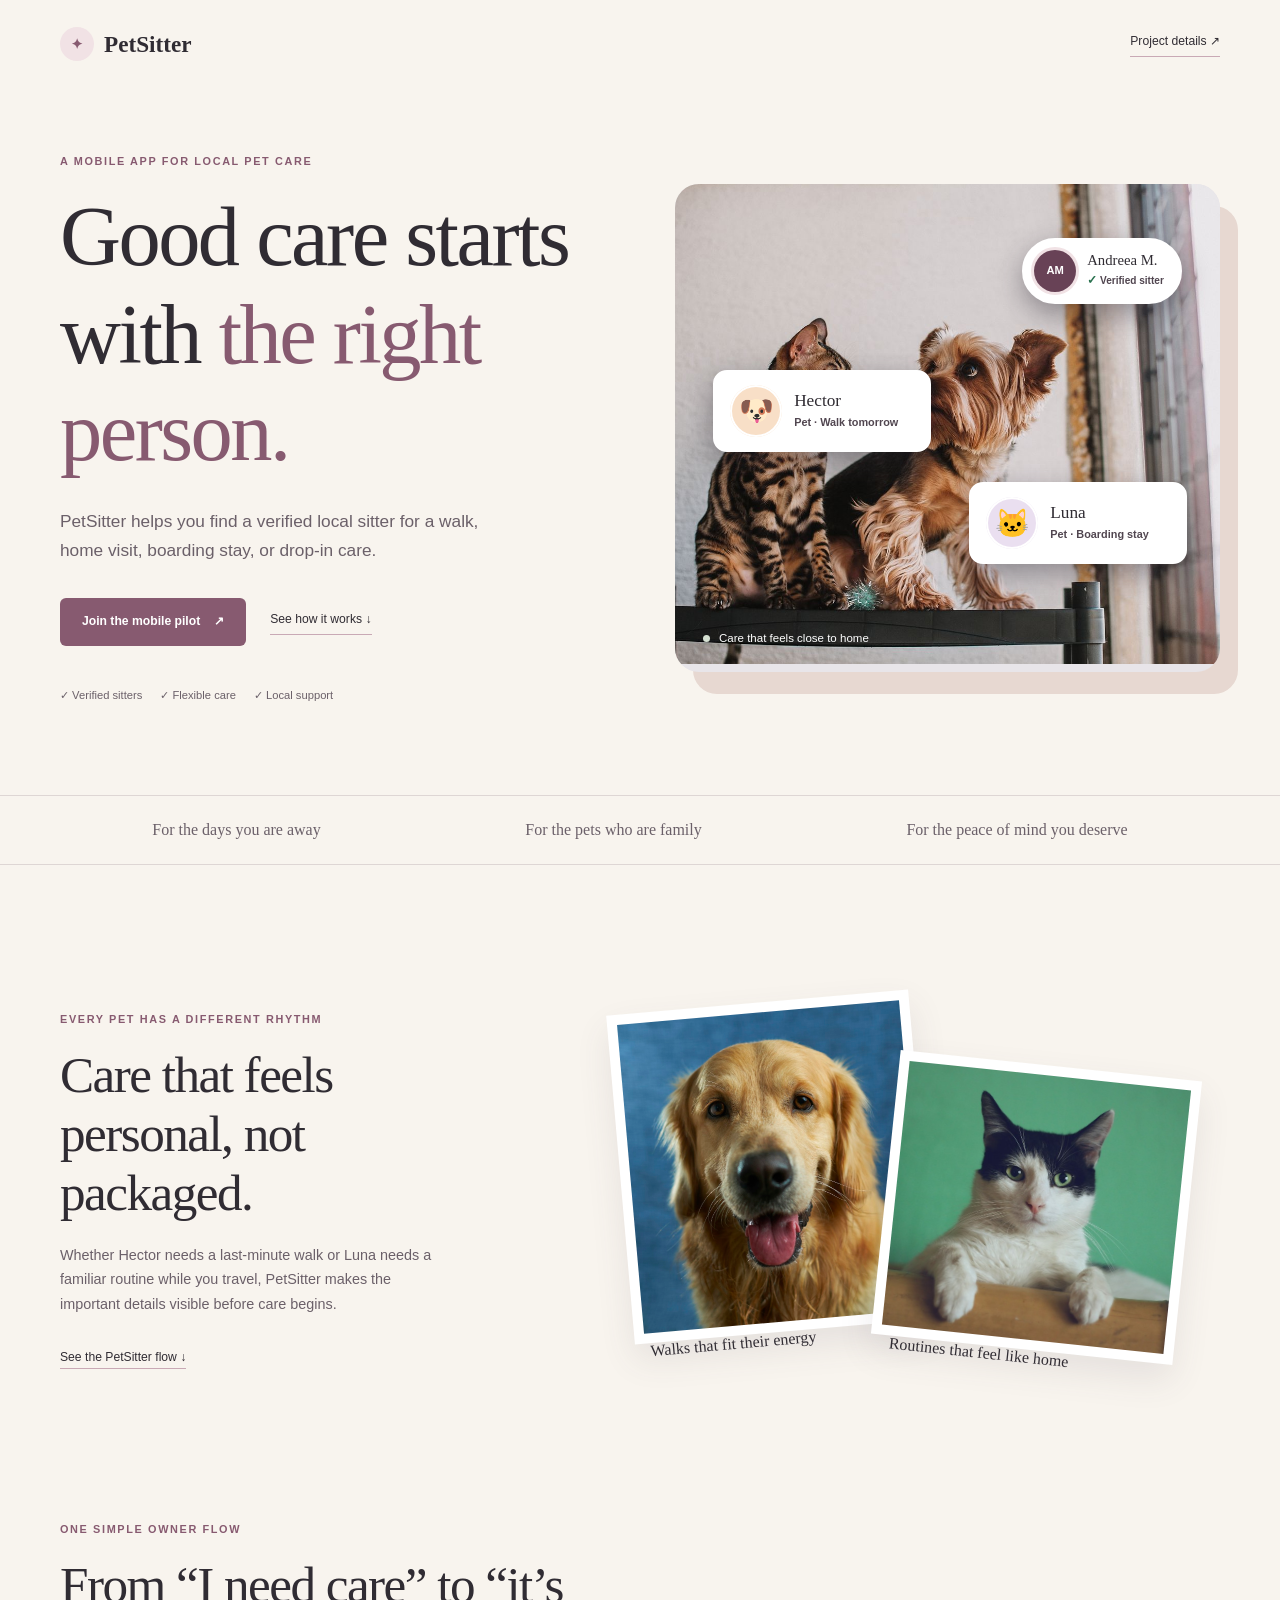
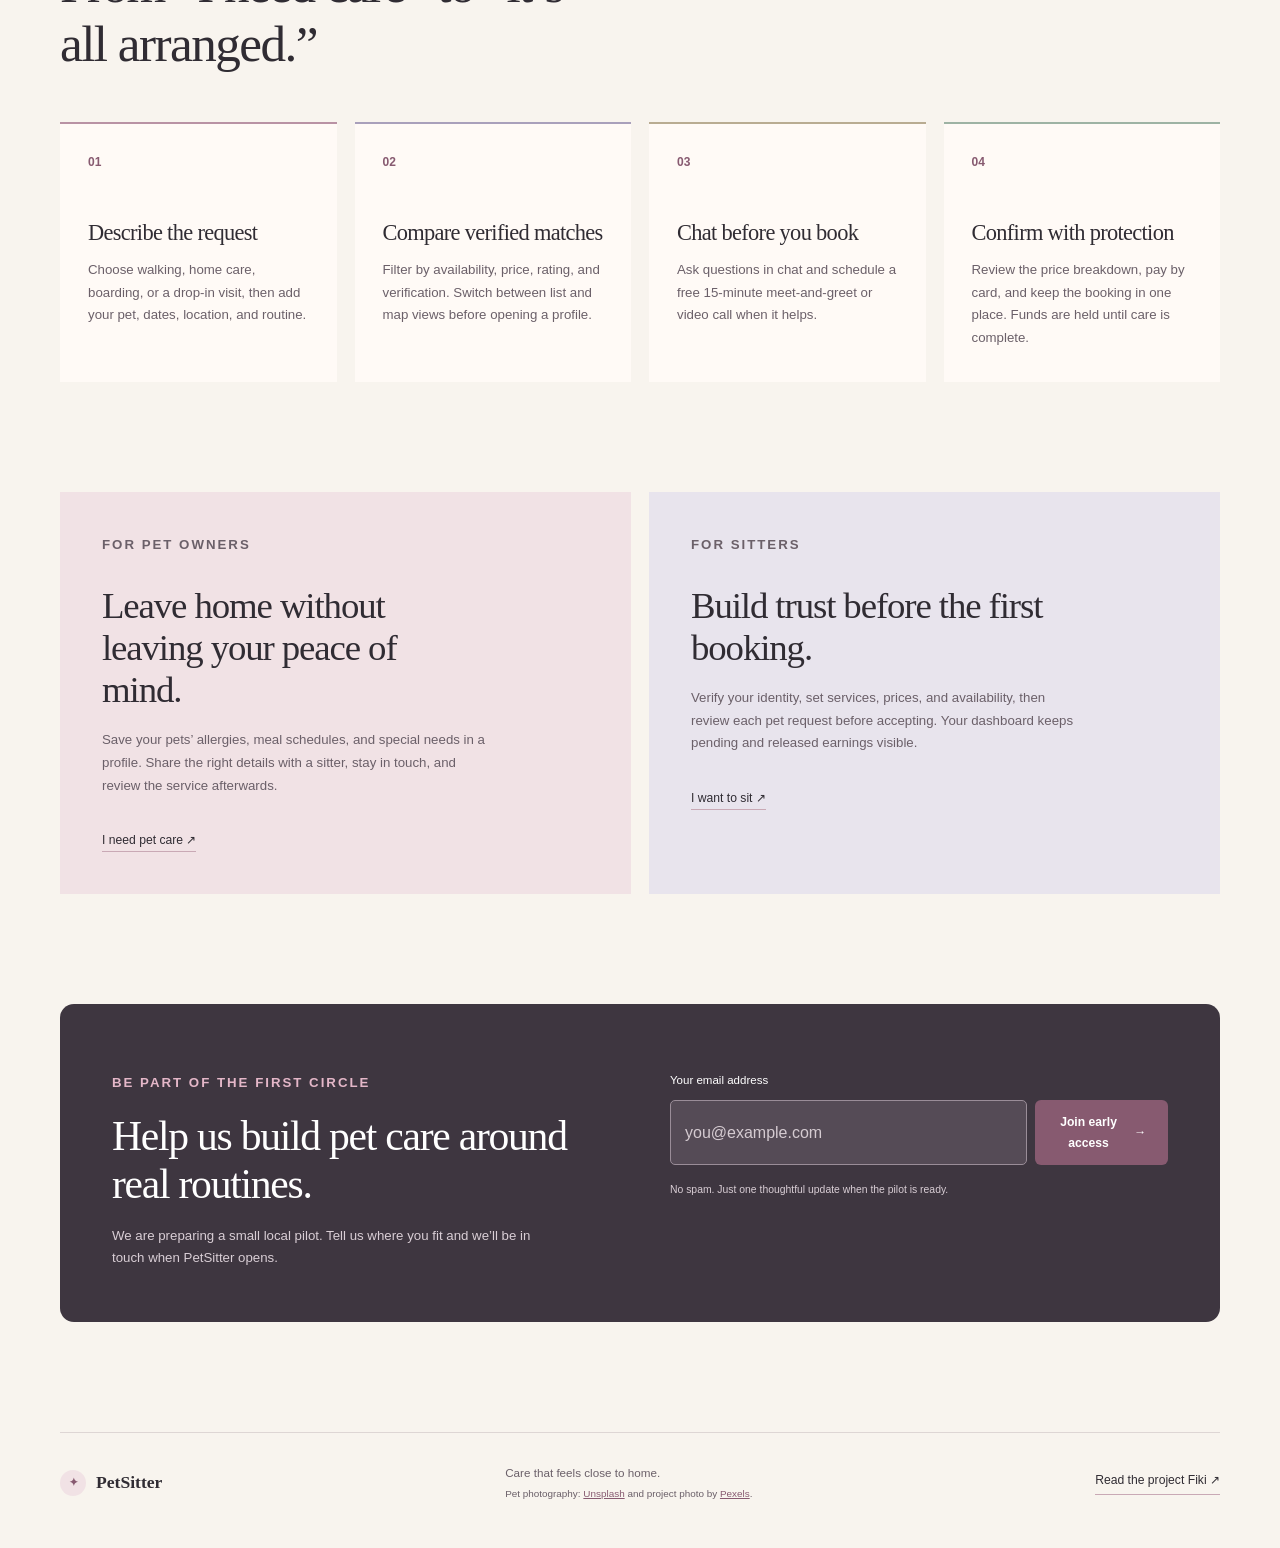
<file: landing.html>
<!doctype html>
<html lang="en">
  <head>
    <meta charset="UTF-8">
    <meta name="viewport" content="width=device-width, initial-scale=1">
    <meta name="description" content="Find trusted local pet care with PetSitter. Join the early access list for verified sitters and flexible care.">
    <meta name="theme-color" content="#f8f4ee">
    <meta property="og:title" content="PetSitter | Care that feels close to home">
    <meta property="og:description" content="A trusted local network for pet owners and sitters.">
    <meta property="og:type" content="website">
    <title>PetSitter | Care that feels close to home</title>
    <link rel="icon" href="assets/favicon.svg" type="image/svg+xml">
    <link rel="stylesheet" href="landing.css">
  </head>
  <body>
    <header class="landing-header">
      <a class="landing-brand" href="landing.html" aria-label="PetSitter home">
        <span class="brand-paw" aria-hidden="true">✦</span>
        <span>PetSitter</span>
      </a>
      <a class="header-link" href="index.html#m3">Project details <span aria-hidden="true">↗</span></a>
    </header>

    <main>
      <section class="landing-hero">
        <div class="hero-copy">
          <p class="eyebrow">A mobile app for local pet care</p>
          <h1>Good care starts with <em>the right person.</em></h1>
          <p class="hero-lede">PetSitter helps you find a verified local sitter for a walk, home visit, boarding stay, or drop-in care.</p>
          <div class="hero-actions">
            <a class="button button-primary" href="#early-access">Join the mobile pilot <span aria-hidden="true">↗</span></a>
            <a class="text-link" href="#how-it-works">See how it works <span aria-hidden="true">↓</span></a>
          </div>
          <div class="trust-row" aria-label="PetSitter benefits">
            <span>✓ Verified sitters</span>
            <span>✓ Flexible care</span>
            <span>✓ Local support</span>
          </div>
        </div>
        <div class="hero-art">
          <img src="assets/pets-hero.jpg" alt="A cat and a dog sitting together at home." width="1400" height="932" fetchpriority="high">
          <div class="hero-image-wash"></div>
          <div class="sitter-badge"><span class="sitter-avatar">AM</span><span><strong>Andreea M.</strong><small><b>✓</b> Verified sitter</small></span></div>
          <div class="pet-card dog-card"><span class="pet-face">🐶</span><span><strong>Hector</strong><small>Pet · Walk tomorrow</small></span></div>
          <div class="pet-card cat-card"><span class="pet-face">🐱</span><span><strong>Luna</strong><small>Pet · Boarding stay</small></span></div>
          <div class="art-caption"><span class="status-dot"></span>Care that feels close to home</div>
        </div>
      </section>

      <section class="proof-strip" aria-label="PetSitter promise">
        <p>For the days you are away</p><p>For the pets who are family</p><p>For the peace of mind you deserve</p>
      </section>

      <section class="story-section">
        <div class="story-copy"><p class="eyebrow">Every pet has a different rhythm</p><h2>Care that feels personal, not packaged.</h2><p>Whether Hector needs a last-minute walk or Luna needs a familiar routine while you travel, PetSitter makes the important details visible before care begins.</p><a class="text-link" href="#how-it-works">See the PetSitter flow <span aria-hidden="true">↓</span></a></div>
        <div class="photo-collage">
          <figure class="photo-card photo-dog"><img src="assets/pet-dog.jpg" alt="A happy dog looking at the camera." width="900" height="1193" loading="lazy"><figcaption>Walks that fit their energy</figcaption></figure>
          <figure class="photo-card photo-cat"><img src="assets/pet-cat.jpg" alt="A cat relaxing indoors." width="900" height="619" loading="lazy"><figcaption>Routines that feel like home</figcaption></figure>
        </div>
      </section>

      <section class="content-section" id="how-it-works">
        <div class="section-intro">
          <p class="eyebrow">One simple owner flow</p>
          <h2>From “I need care” to “it’s all arranged.”</h2>
        </div>
        <div class="steps-grid">
          <article><span class="step-number">01</span><h3>Describe the request</h3><p>Choose walking, home care, boarding, or a drop-in visit, then add your pet, dates, location, and routine.</p></article>
          <article><span class="step-number">02</span><h3>Compare verified matches</h3><p>Filter by availability, price, rating, and verification. Switch between list and map views before opening a profile.</p></article>
          <article><span class="step-number">03</span><h3>Chat before you book</h3><p>Ask questions in chat and schedule a free 15-minute meet-and-greet or video call when it helps.</p></article>
          <article><span class="step-number">04</span><h3>Confirm with protection</h3><p>Review the price breakdown, pay by card, and keep the booking in one place. Funds are held until care is complete.</p></article>
        </div>
      </section>

      <section class="audience-section">
        <div class="audience-card owner-card"><p class="eyebrow">For pet owners</p><h2>Leave home without leaving your peace of mind.</h2><p>Save your pets’ allergies, meal schedules, and special needs in a profile. Share the right details with a sitter, stay in touch, and review the service afterwards.</p><a class="text-link" href="#early-access">I need pet care <span aria-hidden="true">↗</span></a></div>
        <div class="audience-card sitter-card"><p class="eyebrow">For sitters</p><h2>Build trust before the first booking.</h2><p>Verify your identity, set services, prices, and availability, then review each pet request before accepting. Your dashboard keeps pending and released earnings visible.</p><a class="text-link" href="#early-access">I want to sit <span aria-hidden="true">↗</span></a></div>
      </section>

      <section class="early-access" id="early-access">
        <div><p class="eyebrow">Be part of the first circle</p><h2>Help us build pet care around real routines.</h2><p>We are preparing a small local pilot. Tell us where you fit and we’ll be in touch when PetSitter opens.</p></div>
        <form action="mailto:ancaradu2411@gmail.com" method="post" enctype="text/plain">
          <label for="email">Your email address</label>
          <div class="form-row"><input id="email" name="email" type="email" placeholder="you@example.com" required><button class="button button-primary" type="submit">Join early access <span aria-hidden="true">→</span></button></div>
          <p class="form-note">No spam. Just one thoughtful update when the pilot is ready.</p>
        </form>
      </section>
    </main>

    <footer class="landing-footer">
      <a class="landing-brand" href="landing.html"><span class="brand-paw" aria-hidden="true">✦</span><span>PetSitter</span></a>
      <p>Care that feels close to home.<br><small>Pet photography: <a href="https://unsplash.com/" target="_blank" rel="noopener noreferrer">Unsplash</a> and project photo by <a href="https://www.pexels.com/photo/dog-and-cat-sitting-together-16395150/" target="_blank" rel="noopener noreferrer">Pexels</a>.</small></p>
      <a class="footer-project-link" href="index.html">Read the project Fiki <span aria-hidden="true">↗</span></a>
    </footer>
  </body>
</html>
</file>
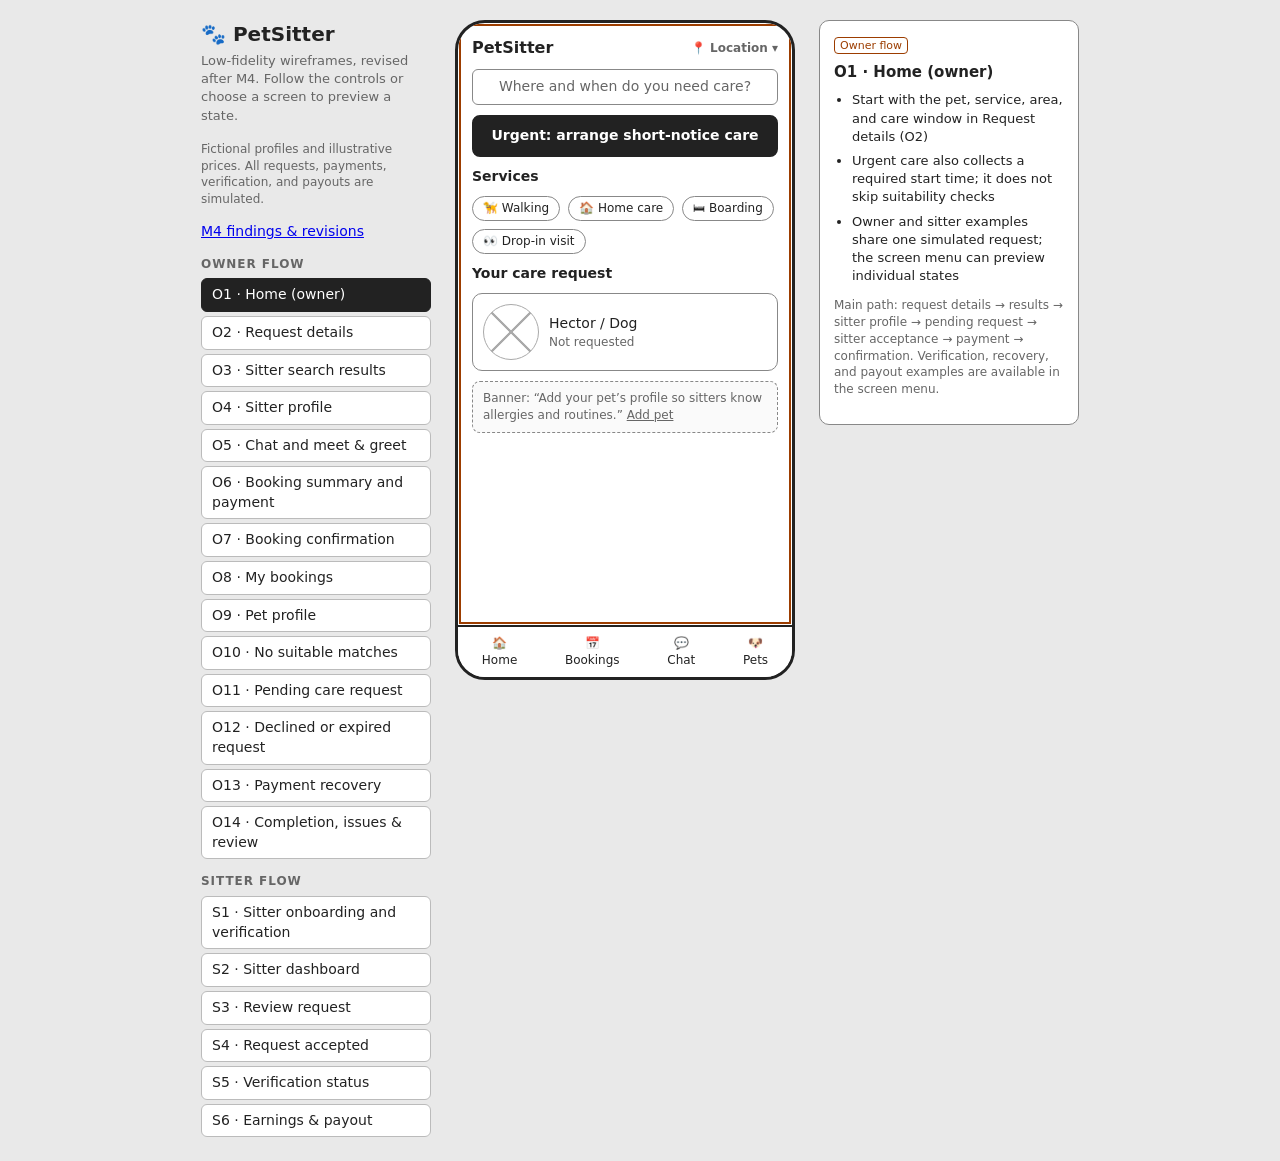
<file: my_wireframes.html>
<!DOCTYPE html>
<html lang="en">
<head>
<meta charset="utf-8">
<meta name="viewport" content="width=device-width, initial-scale=1">
<title>PetSitter – Wireframes</title>
<style>
*{box-sizing:border-box}
body{margin:0;background:#e9e9e9;color:#222;font:14px/1.4 system-ui,Arial,sans-serif}
h1{font-size:20px;margin:0 0 4px} .sub{color:#666;margin:0 0 16px;font-size:13px}
.app{display:flex;gap:24px;max-width:1100px;margin:0 auto;padding:20px;flex-wrap:wrap;justify-content:center;align-items:flex-start}
aside{width:230px}
aside h2{font-size:12px;text-transform:uppercase;letter-spacing:.08em;color:#666;margin:14px 0 6px}
aside button{display:block;width:100%;text-align:left;background:#fff;border:1px solid #bbb;border-radius:6px;padding:6px 10px;margin-bottom:4px;cursor:pointer;font:inherit}
aside button.on{background:#222;color:#fff;border-color:#222}
.phone{width:340px;max-width:100%;height:660px;flex-shrink:0;border:3px solid #222;border-radius:30px;background:#fff;position:relative;overflow:hidden;display:flex;flex-direction:column}
.scr{flex:1;overflow-y:auto;padding:14px;display:none;flex-direction:column;gap:10px}
.scr.on{display:flex}
.top{display:flex;align-items:center;gap:8px;font-weight:700;font-size:16px}
.top .back{cursor:pointer;border:1px solid #999;border-radius:6px;padding:0 8px;font-weight:400}
.box{border:1.5px dashed #888;border-radius:8px;padding:8px 10px;background:#fafafa}
.img{background:linear-gradient(to top right,transparent 48%,#aaa 49%,#aaa 51%,transparent 52%),linear-gradient(to bottom right,transparent 48%,#aaa 49%,#aaa 51%,transparent 52%);border:1.5px solid #aaa;border-radius:8px;height:70px;display:flex;align-items:flex-end;justify-content:center;font-size:11px;color:#666}
.img.sm{width:56px;height:56px;flex:none;border-radius:50%}
.row{display:flex;gap:8px;align-items:center;flex-wrap:wrap}
.chip{border:1.5px solid #888;border-radius:99px;padding:3px 10px;font-size:12px;background:#fff}
.chip.sel{background:#222;color:#fff}
.btn{border:2px solid #222;border-radius:8px;padding:9px;text-align:center;font-weight:600;background:#fff}
.btn.pri{background:#222;color:#fff}
[data-go]{cursor:pointer}
[data-go]:hover{outline:2px solid #e8590c;outline-offset:1px}
.card{border:1.5px solid #888;border-radius:10px;padding:10px;display:flex;gap:10px;align-items:center}
.muted{color:#666;font-size:12px}
.bad{background:#222;color:#fff;border-radius:4px;padding:0 5px;font-size:11px}
.bub{max-width:80%;padding:7px 10px;border-radius:12px;border:1.5px solid #888;font-size:13px}
.bub.me{align-self:flex-end;background:#eee}
.tabs{display:none;border-top:2px solid #222;justify-content:space-around;padding:8px 0;font-size:12px;background:#fff}
.tabs.on{display:flex}
.tabs span{cursor:pointer;text-align:center}
.field{border:1.5px solid #888;border-radius:6px;padding:7px 9px;color:#666;background:#fff}
.notes{width:260px;background:#fff;border:1.5px solid #888;border-radius:10px;padding:14px}
.notes h2{margin:0 0 8px;font-size:15px} .notes li{margin-bottom:6px;font-size:13px}
.notes ul{padding-left:18px;margin:0}
.tag{display:inline-block;font-size:11px;border:1px solid #9c3d00;color:#9c3d00;border-radius:4px;padding:0 5px;margin-bottom:8px}
.hint{font-size:12px;color:#666;margin-top:12px}
button,select{font:inherit}
button{cursor:pointer;color:inherit}
button:disabled{cursor:not-allowed;opacity:.55}
[hidden]{display:none!important}
button:focus-visible,select:focus-visible,a:focus-visible,[role="button"]:focus-visible{outline:3px solid #9c3d00;outline-offset:3px}
.scr:focus-visible{outline:2px solid #9c3d00;outline-offset:-3px}
.screen-picker{display:none}
.field select{width:100%;margin-top:5px;border:0;background:#fff;color:#222}
.check{display:flex;gap:8px;align-items:flex-start;font-size:12px}
.check input{margin-top:3px}
.demo-options{display:grid;gap:6px;border-top:1px dashed #aaa;padding-top:10px}
.demo-options button{padding:7px;border:1px solid #999;border-radius:6px;background:#f4f4f4;font-size:12px;text-align:left}
.status{border-left:4px solid #222;padding:9px;background:#eee;font-size:13px}
.full{width:100%}
.review-form{display:grid;gap:8px}
@media(max-width:700px){.app{padding:16px;gap:18px}aside,.notes{width:100%}#menu{display:none}.screen-picker{display:grid;gap:6px}.screen-picker select{width:100%;padding:9px}.phone{width:min(340px,100%)}}
</style>
</head>
<body>
<main class="app">
<aside>
  <h1>🐾 PetSitter</h1>
  <p class="sub">Low-fidelity wireframes, revised after M4. Follow the controls or choose a screen to preview a state.</p>
  <p class="hint">Fictional profiles and illustrative prices. All requests, payments, verification, and payouts are simulated.</p>
  <noscript><p>This interactive prototype needs JavaScript. The Fiki also includes readable user flows and the revision log.</p></noscript>
  <p><a href="index.html#m4-wireframe-updates">M4 findings &amp; revisions</a></p>
  <label class="screen-picker" for="screen-select">Preview a screen<select id="screen-select"></select></label>
  <nav id="menu" aria-label="Wireframe screens"></nav>
</aside>

<div class="phone" id="phone">

<!-- OWNER FLOW -->
<section class="scr" id="o-home" data-title="O1 · Home (owner)" data-tabs="owner" data-flow="Owner"
 data-notes="Start with the pet, service, area, and care window in Request details (O2)|Urgent care also collects a required start time; it does not skip suitability checks|Owner and sitter examples share one simulated request; the screen menu can preview individual states">
  <div class="top">PetSitter <span class="muted" style="margin-left:auto">📍 Location ▾</span></div>
  <button class="field" data-action="new-request">Where and when do you need care?</button>
  <button class="btn pri" data-action="urgent">Urgent: arrange short-notice care</button>
  <b>Services</b>
  <div class="row"><span class="chip" data-go="o-request">🦮 Walking</span><span class="chip" data-go="o-request">🏠 Home care</span><span class="chip" data-go="o-request">🛏 Boarding</span><span class="chip" data-go="o-request">👀 Drop-in visit</span></div>
  <b>Your care request</b>
  <div class="card" data-go="o-bookings"><div class="img sm"></div><div><span data-bind="pet"></span><div class="muted" data-bind="booking-status"></div></div></div>
  <div class="box muted">Banner: “Add your pet’s profile so sitters know allergies and routines.” <u data-go="o-pet">Add pet</u></div>
</section>

<section class="scr" id="o-request" data-title="O2 · Request details" data-tabs="" data-flow="Owner"
 data-notes="M4: choose a dog, cat, or bird example; the available care formats and shared instructions change with the pet|Urgent requests include a required start time and still require an accepted, paid booking|Quiet care and a home without other animals are explicit matching requirements, not assumptions|Find sitters carries the chosen requirements into the example results; changing filters is always deliberate">
  <div class="top"><span class="back" data-go="o-home">←</span>New request</div>
  <label class="field" for="pet-choice">Pet example<select id="pet-choice"><option value="dog">Hector / Dog</option><option value="cat">Luna / Cat</option><option value="bird">Rico / Cockatiel</option></select></label>
  <label class="field" for="service-choice">Care format<select id="service-choice"></select></label>
  <button class="btn" data-go="o-pet">Review pet profile &amp; care instructions</button>
  <label class="check"><input id="urgent-care" type="checkbox">Short-notice request</label>
  <b>Dates and required start</b>
  <div class="field" data-bind="care-window"></div>
  <div class="muted">Example date/time fields; a real request must specify its actual care window.</div>
  <b>Location</b><div class="field">📍 Address / area</div>
  <b>Care environment</b>
  <label class="check"><input id="quiet-care" type="checkbox">Quiet, familiar care setting</label>
  <label class="check" data-show="boarding-care"><input id="no-other-pets" type="checkbox">No other animals in the sitter's home</label>
  <div class="muted" data-show="bird-boarding">Required by Rico's example care profile for boarding.</div>
  <div class="box muted" data-bind="instructions"></div>
  <button class="btn pri" data-action="find">Find sitters</button>
</section>

<section class="scr" id="o-results" data-title="O3 · Sitter search results" data-tabs="" data-flow="Owner"
 data-notes="M4: results show the selected pet, service, care window, and environment requirements|Profiles show identity verification separately from species-specific experience and completed-booking reviews|Example sitters are fictional, not actual matches; prices update with the care format|Preview no matches demonstrates recovery without silently relaxing verification or compatibility filters">
  <div class="top"><span class="back" data-go="o-request">←</span>Sitters near you</div>
  <div class="box"><b data-bind="pet"></b> / <span data-bind="service"></span><br><span class="muted" data-bind="care-window"></span></div>
  <div class="row"><span class="chip">ID checked</span><span class="chip" data-bind="experience"></span></div>
  <div class="box muted" data-bind="environment"></div>
  <button class="card" data-action="choose-sitter" data-sitter="A"><span class="img sm"></span><span><b>Sitter A</b> <span class="bad">ID verified</span><span class="muted full">4.9 / 23 completed-booking reviews</span><br><span data-bind="rate-a"></span></span></button>
  <button class="card" data-action="choose-sitter" data-sitter="B"><span class="img sm"></span><span><b>Sitter B</b> <span class="bad">ID verified</span><br><span class="muted">New sitter / no reviews yet</span><br><span data-bind="rate-b"></span></span></button>
  <div class="muted">Example availability is not a confirmed booking.</div>
  <div class="demo-options"><button data-go="o-empty">Preview no matches</button></div>
</section>

<section class="scr" id="o-sitter" data-title="O4 · Sitter profile" data-tabs="" data-flow="Owner"
 data-notes="M4: ID checked does not certify care expertise; experience and pet-specific reviews are shown separately|The selected pet's care requirements are shared only with this sitter when the request is sent|Request care leads to Pending, not checkout; payment follows sitter acceptance|A meet-and-greet is optional and does not confirm the booking">
  <div class="top"><span class="back" data-go="o-results">←</span><span data-bind="sitter"></span></div>
  <div class="img" style="height:90px">photo</div>
  <div class="bad">ID checked / illustrative profile</div>
  <div class="muted">Identity verification is not a certification of care skills.</div>
  <div class="box"><b data-bind="experience"></b><br><span data-bind="environment"></span></div>
  <b>Selected service &amp; availability</b>
  <div class="box"><span data-bind="service"></span> / <span data-bind="rate"></span><br><span class="muted" data-bind="care-window"></span></div>
  <b>Relevant completed-booking reviews</b><div class="box muted" data-bind="reviews"></div>
  <b>Care details to share with this sitter</b><div class="box muted" data-bind="instructions"></div>
  <div class="btn" data-go="o-meet">🎥 Free 15-min meet &amp; greet</div>
  <button class="btn pri" data-action="send-request">Send care request / no payment yet</button>
</section>

<section class="scr" id="o-meet" data-title="O5 · Chat and meet & greet" data-tabs="owner" data-flow="Owner"
 data-notes="Chat and scheduling are low-fidelity placeholders, not a working messaging service|An introductory conversation does not confirm care|Sending a request still requires sitter acceptance before payment">
  <div class="top"><span class="back" data-go="o-sitter">←</span>Chat / care request</div>
  <div class="bub">Hi! I’m free this weekend 🙂</div>
  <div class="bub me">Great, can we do a quick intro call?</div>
  <div class="box" style="text-align:center">🎥 Meet &amp; greet · Sat 17:00 · 15 min</div>
  <div style="flex:1"></div>
  <div class="field">Type a message…</div>
  <div class="btn" >Schedule video call</div>
  <button class="btn pri" data-action="send-request" data-show="request-draft">Send care request</button>
  <button class="btn pri" data-action="open-status" data-show="request-sent">View request / booking status</button>
</section>

<section class="scr" id="o-book" data-title="O6 · Booking summary and payment" data-tabs="" data-flow="Owner"
 data-notes="M4: checkout is available only after sitter acceptance; availability must be rechecked before a real payment|All amounts follow the selected pet, care format, and sitter; the 10% owner fee is illustrative, not validated pricing|Cancellation/refund terms must be displayed here before launch; this prototype does not invent a policy|Preview payment outcomes without making a real charge">
  <div class="top"><span class="back" data-go="o-pending">←</span>Review &amp; pay</div>
  <div class="status" data-bind="booking-status"></div>
  <div class="box"><span data-bind="sitter"></span> / <span data-bind="service"></span><br><span data-bind="pet"></span><br><span data-bind="care-window"></span></div>
  <div class="box"><span data-bind="price-breakdown"></span><br>Illustrative service fee: <span data-bind="fee"></span><br><b>Total: <span data-bind="total"></span></b></div>
  <div class="box muted">Cancellation/refund terms belong here before payment. Policy still to be defined and validated.</div>
  <b>Payment</b><div class="field">💳 •••• 4242 ▾</div>
  <div class="muted">🔒 Money is held securely and released to the sitter after the service.</div>
  <div style="flex:1"></div>
  <button class="btn pri" data-action="pay" data-needs="payable">Simulate successful payment</button>
  <div class="demo-options"><button data-action="payment-failed" data-needs="payable">Preview failed payment</button><button data-action="payment-processing" data-needs="payable">Preview uncertain payment result</button></div>
</section>

<section class="scr" id="o-confirm" data-title="O7 · Booking confirmation" data-tabs="" data-flow="Owner"
 data-notes="M4: this state is reached only after sitter acceptance and successful payment|The owner and sitter should see the same confirmed booking|Notifications are supplementary; the booking record remains available in My bookings">
  <div style="flex:1"></div>
  <div style="text-align:center;font-size:44px">✔</div>
  <div style="text-align:center"><b>Booking confirmed</b><div class="muted">Sitter accepted. Payment succeeded.</div></div>
  <div class="box"><span data-bind="pet"></span> / <span data-bind="service"></span><br><span data-bind="care-window"></span><br>Paid: <span data-bind="total"></span></div>
  <div style="flex:1"></div>
  <div class="btn pri" data-go="o-bookings">View booking</div>
  <div class="btn" data-go="o-meet">Chat with sitter</div>
</section>

<section class="scr" id="o-bookings" data-title="O8 · My bookings" data-tabs="owner" data-flow="Owner"
 data-notes="M4: the current request has an explicit status; pending is not confirmed care|Open status follows the appropriate pending, payment, outcome, or confirmed screen|Only completed care permits a review; leaving a review does not release payment">
  <div class="top">My bookings</div>
  <div class="status" data-bind="booking-status"></div>
  <div class="box"><span data-bind="pet"></span> / <span data-bind="service"></span><br><span data-bind="care-window"></span></div>
  <button class="btn pri" data-action="open-status">Open request / booking status</button>
  <button class="btn" data-go="o-complete" data-needs="confirmed">Completion &amp; review</button>
  <div class="demo-options"><button data-action="preview-completed">Preview a completed service</button></div>
</section>

<section class="scr" id="o-pet" data-title="O9 · Pet profile" data-tabs="owner" data-flow="Owner"
 data-notes="M4: routines, allergies, emergency contact, and species-specific handling needs are reviewed before a request|Care details are shared privately with the selected sitter when the request is sent, not on public search cards|Bird and cat examples come from the needs identified in M4; these example profiles are fictional">
  <div class="top"><span class="back" data-go="o-request">←</span>Pet profile</div>
  <div class="img" style="height:80px">pet photo</div>
  <div class="field" data-bind="pet"></div>
  <div class="box" data-bind="instructions"></div>
  <div class="field">Vet / emergency contact: saved privately</div>
  <div class="box muted">Shared with the selected sitter when you send a request. Not displayed on public results.</div>
  <div class="btn pri" data-go="o-request">Save</div>
</section>

<!-- SITTER FLOW -->
<section class="scr" id="s-onboard" data-title="S1 · Sitter onboarding and verification" data-tabs="sitter" data-flow="Sitter"
 data-notes="M4: submission leads to Pending verification, not approval|An ID check is mandatory before a profile becomes bookable; care experience is collected separately|A correction can be requested without losing the saved service details">
  <div class="top">Become a sitter</div>
  <div class="img" style="height:70px">profile photo</div>
  <div class="field">Short bio</div>
  <div class="box">🪪 Upload ID document<br><span class="muted">Required for the Verified badge</span></div>
  <div class="field">Pet types, care experience &amp; home environment</div>
  <div class="field">Services and prices ▾</div><div class="field">Availability calendar ▾</div>
  <button class="btn pri" data-action="submit-verification">Submit for verification</button>
</section>

<section class="scr" id="s-dash" data-title="S2 · Sitter dashboard" data-tabs="sitter" data-flow="Sitter"
 data-notes="M4: a pending or correction-needed profile is not bookable and cannot accept requests|Calendar edits change future availability, not existing confirmed bookings|The current request shows estimated care earnings, not the owner's total including fees|Payout status has its own screen and is not changed by a review">
  <div class="top">Dashboard</div>
  <div class="status" data-bind="verification-status"></div>
  <button class="btn" data-go="s-onboard">Edit services &amp; availability</button>
  <button class="btn" data-go="s-payout">Earnings &amp; payout status</button>
  <div class="box" data-show="request-sent"><b>Current request / booking</b><br><span data-bind="booking-status"></span><br><span class="muted" data-bind="care-window"></span></div>
  <b>New requests</b>
  <button class="card" data-go="s-req" data-show="reviewable"><span class="img sm"></span><span><span data-bind="pet"></span><br><span data-bind="service"></span><br><span class="muted" data-bind="booking-status"></span></span></button>
  <div class="muted">Requests require an approved profile and appropriate availability.</div>
  <div class="demo-options"><button data-action="sample-request" data-needs="bookable">Load a sample incoming request</button></div>
</section>

<section class="scr" id="s-req" data-title="S3 · Review request" data-tabs="" data-flow="Sitter"
 data-notes="M4: inspect the selected pet's shared care instructions, required window, environment, and estimated earnings before accepting|Acceptance requires approval and an availability recheck; it creates Awaiting payment, not confirmed care|Decline demonstrates the owner's recovery screen without taking payment">
  <div class="top"><span class="back" data-go="s-dash">←</span>Request</div>
  <div class="status" data-bind="booking-status"></div>
  <div class="box"><span data-bind="service"></span><br><span data-bind="care-window"></span><br>Estimated care earnings: <span data-bind="care-total"></span></div>
  <b data-bind="pet"></b>
  <div class="box" data-bind="instructions"></div>
  <div class="box muted" data-bind="environment"></div>
  <div class="muted">Respond before care starts. The exact expiry and availability-hold policy remains to be validated.</div>
  <div class="btn" data-go="o-meet">💬 Message owner</div>
  <div style="flex:1"></div>
  <button class="btn pri" data-action="accept" data-needs="reviewable">Accept request</button>
  <button class="btn" data-action="decline" data-needs="reviewable">Decline request</button>
</section>

<section class="scr" id="s-done" data-title="S4 · Request accepted" data-tabs="" data-flow="Sitter"
 data-notes="M4: sitter acceptance is not a paid booking|The owner is notified to review the total and pay; both parties see Awaiting payment|Continue as owner is a prototype shortcut to show the other side of the same request">
  <div style="flex:1"></div>
  <div style="text-align:center;font-size:44px">✔</div>
  <div style="text-align:center"><b>Request accepted</b><div class="muted">Awaiting owner payment. Care is not confirmed yet.</div></div>
  <div style="flex:1"></div>
  <div class="btn pri" data-go="s-dash">Back to dashboard</div>
  <button class="btn" data-go="o-book">Continue as owner / review payment</button>
</section>

<section class="scr" id="o-empty" data-title="O10 · No suitable matches" data-tabs="" data-flow="Owner"
 data-notes="M4: no-match recovery is explicit; urgency does not bypass verification or pet compatibility|The selected pet, service, and environment filters remain unchanged|The owner chooses whether to change dates, area, or service; no guaranteed replacement is implied">
  <div class="top">No suitable sitters</div>
  <div class="box"><span data-bind="pet"></span> / <span data-bind="service"></span><br><span data-bind="care-window"></span></div>
  <div class="box muted" data-bind="environment"></div>
  <p>No sitter in this example matches all the selected requirements. No request or payment has been made.</p>
  <button class="btn pri" data-go="o-request">Edit dates, area, or care format</button>
  <button class="btn" data-go="o-home">Return home</button>
</section>

<section class="scr" id="o-pending" data-title="O11 · Pending care request" data-tabs="owner" data-flow="Owner"
 data-notes="M4: request sent means Pending sitter response, not confirmed care|The selected sitter receives the shared care instructions before deciding|Review as sitter is a prototype role-switch; a real owner waits for the response|Expiry preserves care details and offers another search; no automatic expiry duration is assumed">
  <div class="top">Care request</div>
  <div class="status" data-bind="booking-status"></div>
  <div class="box"><span data-bind="sitter"></span> / <span data-bind="pet"></span><br><span data-bind="care-window"></span></div>
  <div class="box muted" data-bind="instructions"></div>
  <p>A request is not confirmed care. Sitter acceptance and successful payment are both required.</p>
  <button class="btn pri" data-go="o-book" data-show="payable">Sitter accepted / review and pay</button>
  <button class="btn" data-go="o-meet">Contact sitter</button>
  <div class="demo-options"><button data-go="s-req" data-show="reviewable">Demo: review this request as the sitter</button><button data-action="expire" data-needs="expirable">Preview request expiry</button></div>
</section>

<section class="scr" id="o-outcome" data-title="O12 · Declined or expired request" data-tabs="owner" data-flow="Owner"
 data-notes="M4: a decline or expiry is not a confirmed booking|These examples occur before a successful payment; no payment is taken|Starting another search retains the pet, service, and environment requirements but creates a new request">
  <div class="top">Request not confirmed</div>
  <div class="status" data-bind="booking-status"></div>
  <p>No payment was taken for this request. Your care requirements are saved, but another sitter is not guaranteed.</p>
  <div class="box"><span data-bind="pet"></span> / <span data-bind="service"></span><br><span data-bind="environment"></span></div>
  <button class="btn pri" data-action="new-request">Review details &amp; search again</button>
</section>

<section class="scr" id="o-payment" data-title="O13 · Payment recovery" data-tabs="" data-flow="Owner"
 data-notes="M4: a failed attempt and an unknown payment result are different states|A failed attempt can return to checkout while the request remains valid|An uncertain result must be checked before offering another payment, to avoid duplicate attempts|The outcome buttons simulate results; no real charge or payment-provider call is made">
  <div class="top">Payment status</div>
  <div class="status" data-bind="booking-status"></div>
  <p data-show="failed-payment">The example payment failed. Correct the payment details before trying again; the request still needs successful payment.</p>
  <p data-show="processing-payment">The result is not known yet. Check this attempt before trying another payment. Care is not confirmed yet.</p>
  <button class="btn pri" data-go="o-book" data-show="failed-payment">Review payment details &amp; retry</button>
  <div class="demo-options" data-show="processing-payment"><button data-action="payment-resolved">Demo: existing attempt succeeds</button><button data-action="payment-failed">Demo: existing attempt fails</button></div>
</section>

<section class="scr" id="o-complete" data-title="O14 · Completion, issues & review" data-tabs="owner" data-flow="Owner"
 data-notes="M4: this is an example of the stage after scheduled care has ended|Confirming completion enables an optional review; submitting that review does not release payment|An unresolved service issue pauses payout and cannot be displayed as settled|Issue resolution and payout timing require an agreed policy; the demo does not define one">
  <div class="top">Care completion</div>
  <div class="status" data-bind="care-status"></div>
  <div class="box"><span data-bind="pet"></span> / <span data-bind="service"></span><br><span data-bind="sitter"></span></div>
  <button class="btn pri" data-action="complete-care" data-needs="can-complete">Confirm care was completed</button>
  <button class="btn" data-action="report-issue" data-needs="can-report">Report a service issue</button>
  <div class="status" data-show="care-issue">Issue under review. Payout is paused; the service is not settled.</div>
  <div class="review-form" data-show="completed-care">
    <label for="review-rating">Completed-booking review<select id="review-rating"><option>5</option><option>4</option><option>3</option><option>2</option><option>1</option></select></label>
    <button class="btn" data-action="review">Save example review</button>
    <div class="muted" data-bind="review-status" aria-live="polite"></div>
  </div>
  <button class="btn" data-go="s-payout">View sitter payout status</button>
  <button class="btn" data-action="new-request">Request this sitter again / recheck dates</button>
  <div class="demo-options" data-show="care-issue"><button data-action="resolve-issue">Demo: issue resolved after review</button></div>
</section>

<section class="scr" id="s-verification" data-title="S5 · Verification status" data-tabs="sitter" data-flow="Sitter"
 data-notes="M4: Pending and Needs correction are not verified or bookable states|Correction keeps saved service details and permits resubmission|Approval is a simulated reviewer outcome, not a control the real sitter would have|ID approval alone does not establish care competence">
  <div class="top">Profile verification</div>
  <div class="status" data-bind="verification-status"></div>
  <div class="box">Services, care experience, and availability are saved while verification is reviewed.</div>
  <p data-show="needs-correction">Example correction: the submitted ID image is unreadable. Replace it and resubmit for review.</p>
  <button class="btn pri" data-action="submit-verification" data-show="needs-correction">Resubmit for verification</button>
  <button class="btn" data-go="s-dash">View dashboard</button>
  <div class="demo-options"><button data-action="verification-correction">Preview correction needed</button><button data-action="verification-approved">Preview reviewer approval</button></div>
</section>

<section class="scr" id="s-payout" data-title="S6 · Earnings & payout" data-tabs="sitter" data-flow="Sitter"
 data-notes="M4: estimated care earnings exclude the owner's service fee|Awaiting completion, Pending release, Transfer in progress, Paid, and Transfer failed are distinct states|An unresolved issue blocks release; a failed transfer is not money received|Review submission does not change payout status; demo controls illustrate possible transfer outcomes">
  <div class="top">Earnings &amp; payout</div>
  <div class="box">Estimated care earnings: <b data-bind="care-total"></b><br><span class="muted">Illustrative owner service fee is separate.</span></div>
  <div class="status" data-bind="payout-status"></div>
  <p class="muted">Payout timing, dispute handling, and any deductions still need policy validation. This is not a real transfer.</p>
  <button class="btn" data-go="o-complete">View completion / issue status</button>
  <div class="demo-options"><button data-action="start-payout" data-needs="releasable">Demo: start / retry transfer</button><button data-action="fail-payout" data-needs="transferring">Demo: transfer fails</button><button data-action="finish-payout" data-needs="transferring">Demo: transfer received</button></div>
</section>

<div class="tabs" id="t-owner"><span data-go="o-home">🏠<br>Home</span><span data-go="o-bookings">📅<br>Bookings</span><span data-go="o-meet">💬<br>Chat</span><span data-go="o-pet">🐶<br>Pets</span></div>
<div class="tabs" id="t-sitter"><span data-go="s-dash">📥<br>Requests</span><span data-go="o-meet">💬<br>Chat</span><span data-go="s-onboard">👤<br>Profile</span></div>
</div>

<div class="notes">
  <span class="tag" id="ntag"></span>
  <h2 id="ntitle"></h2>
  <ul id="nlist"></ul>
  <p class="hint">Main path: request details → results → sitter profile → pending request → sitter acceptance → payment → confirmation. Verification, recovery, and payout examples are available in the screen menu.</p>
</div>
</main>

<script>
const screens=[...document.querySelectorAll('.scr')];
const menu=document.getElementById('menu');
const screenSelect=document.getElementById('screen-select');
const services={
  boarding:{label:'Boarding',rate:110,unit:'day',units:'days'},
  walking:{label:'Dog walking',rate:30,unit:'walk',units:'walks'},
  home:{label:'Care at the owner\'s home',rate:90,unit:'day',units:'days'},
  dropin:{label:'Drop-in visit',rate:40,unit:'visit',units:'visits'},
  quiet:{label:'Quiet cat boarding',rate:110,unit:'day',units:'days'},
  bird:{label:'Bird-safe boarding',rate:110,unit:'day',units:'days'}
};
const pets={
  dog:{name:'Hector / Dog',services:['boarding','walking','home','dropin'],experience:'Dog-care experience',instructions:'Two meals daily; chicken allergy; regular walks; anxious at night. Owner and vet contacts shared privately.'},
  cat:{name:'Luna / Cat',services:['dropin','home','quiet'],experience:'Cat-care experience',instructions:'Keep the familiar feeding and litter routine; quiet setting; avoid an unfamiliar caged environment. Owner and vet contacts shared privately.'},
  bird:{name:'Rico / Cockatiel',services:['bird','home'],experience:'Bird-safe care experience',instructions:'Follow the feeding routine; no other animals in the boarding home; bird-safe handling and environment. Owner and vet contacts shared privately.'}
};
const state={pet:'dog',service:'boarding',sitter:'A',urgent:false,quiet:false,noOtherPets:false,booking:'draft',verification:'approved',care:'scheduled',payout:'waiting',review:false};
const bookingLabels={draft:'Not requested',pending:'Pending sitter response',accepted:'Awaiting owner payment',failed:'Payment failed / booking not confirmed',processing:'Payment processing / result unknown',confirmed:'Booking confirmed',declined:'Request declined',expired:'Request expired'};
const verificationLabels={pending:'Pending verification / not bookable',correction:'Needs correction / not bookable',approved:'Profile approved / bookable'};
const payoutLabels={waiting:'Awaiting service completion',pending:'Pending release / not yet paid',processing:'Transfer in progress / not yet received',paid:'Paid / transfer received',failed:'Transfer failed / not paid'};

for(const group of new Set(screens.map(s=>s.dataset.flow))){
  const heading=document.createElement('h2');heading.textContent=group+' flow';menu.appendChild(heading);
  const options=document.createElement('optgroup');options.label=group+' flow';screenSelect.appendChild(options);
  screens.filter(s=>s.dataset.flow===group).forEach(s=>{
    const button=document.createElement('button');button.textContent=s.dataset.title;button.dataset.preview=s.id;menu.appendChild(button);
    options.appendChild(new Option(s.dataset.title,s.id));
    s.setAttribute('aria-label',s.dataset.title);
  });
}
document.querySelectorAll('[data-go]:not(button)').forEach(el=>{
  el.setAttribute('role','button');el.tabIndex=0;
  if(el.classList.contains('back'))el.setAttribute('aria-label','Back to '+document.getElementById(el.dataset.go).dataset.title);
});

function resetRequest(){
  state.booking='draft';state.care='scheduled';state.payout='waiting';state.review=false;
}
function conditions(){
  const completed=state.booking==='confirmed'&&state.care==='completed';
  return {
    'boarding-care':['boarding','quiet','bird'].includes(state.service),
    'bird-boarding':state.pet==='bird'&&state.service==='bird',
    'request-draft':state.booking==='draft',
    'request-sent':state.booking!=='draft',
    bookable:state.verification==='approved',
    reviewable:state.verification==='approved'&&state.booking==='pending',
    payable:['accepted','failed'].includes(state.booking),
    expirable:['pending','accepted','failed'].includes(state.booking),
    confirmed:state.booking==='confirmed',
    'failed-payment':state.booking==='failed',
    'processing-payment':state.booking==='processing',
    'can-complete':state.booking==='confirmed'&&state.care==='scheduled',
    'can-report':state.booking==='confirmed'&&state.care!=='issue'&&state.payout!=='paid',
    'completed-care':completed,
    'care-issue':state.care==='issue',
    'needs-correction':state.verification==='correction',
    releasable:completed&&['pending','failed'].includes(state.payout),
    transferring:completed&&state.payout==='processing'
  };
}
function render(){
  const pet=pets[state.pet],service=services[state.service];
  const available=conditions();
  const rate=service.rate+(state.sitter==='B'?-10:0),care=rate*3,fee=Math.round(care*.1);
  const environment=[state.quiet?'Quiet care setting required':null,available['boarding-care']&&state.noOtherPets?'No other animals in the sitter\'s home':null,state.pet==='bird'?'Bird-safe handling required':null].filter(Boolean).join('; ')||'Review the care setting before requesting.';
  const values={
    pet:pet.name,service:service.label,sitter:'Sitter '+state.sitter,
    'care-window':state.urgent?'Example: tomorrow 09:00 to three days later at 09:00; 3 '+service.units:'Example: 12-15 Dec 2026; 3 '+service.units,
    instructions:pet.instructions,experience:pet.experience,environment,
    rate:rate+' RON / '+service.unit,'rate-a':service.rate+' RON / '+service.unit,'rate-b':(service.rate-10)+' RON / '+service.unit,
    'care-total':care+' RON',fee:fee+' RON',total:(care+fee)+' RON',
    'price-breakdown':'3 '+service.units+' x '+rate+' RON = '+care+' RON',
    reviews:state.sitter==='B'?'New sitter / no completed-booking reviews yet.':'Example: 4.9 from 23 completed bookings; reviews relevant to '+pet.name.split(' / ')[1].toLowerCase()+' care.',
    'booking-status':bookingLabels[state.booking],
    'verification-status':verificationLabels[state.verification],
    'care-status':state.care==='issue'?'Issue under review':state.care==='completed'?'Care completed':state.booking==='confirmed'?'Awaiting completion review':'No confirmed care to complete',
    'payout-status':state.care==='issue'?'On hold / unresolved service issue':payoutLabels[state.payout],
    'review-status':state.review?'Example review saved. Payout status has not changed.':'Optional: reviews are available only for completed care.'
  };
  document.querySelectorAll('[data-bind]').forEach(el=>{el.textContent=values[el.dataset.bind];});
  document.querySelectorAll('[data-needs]').forEach(el=>{el.disabled=!available[el.dataset.needs];});
  document.querySelectorAll('[data-show]').forEach(el=>{el.hidden=!available[el.dataset.show];});
  document.getElementById('pet-choice').value=state.pet;
  const choice=document.getElementById('service-choice');
  choice.replaceChildren(...pet.services.map(key=>new Option(services[key].label,key)));
  choice.value=state.service;
  document.getElementById('urgent-care').checked=state.urgent;
  document.getElementById('quiet-care').checked=state.quiet;
  document.getElementById('no-other-pets').checked=state.noOtherPets;
  document.getElementById('no-other-pets').disabled=state.pet==='bird';
}
function show(id){
  const s=screens.find(screen=>screen.id===id)||screens[0];
  render();
  screens.forEach(x=>x.classList.toggle('on',x===s));
  menu.querySelectorAll('button').forEach(b=>{b.classList.toggle('on',b.dataset.preview===s.id);if(b.dataset.preview===s.id)b.setAttribute('aria-current','page');else b.removeAttribute('aria-current');});
  screenSelect.value=s.id;
  document.getElementById('t-owner').classList.toggle('on',s.dataset.tabs==='owner');
  document.getElementById('t-sitter').classList.toggle('on',s.dataset.tabs==='sitter');
  document.getElementById('ntag').textContent=s.dataset.flow+' flow';
  document.getElementById('ntitle').textContent=s.dataset.title;
  document.getElementById('nlist').replaceChildren(...s.dataset.notes.split('|').map(note=>{const li=document.createElement('li');li.textContent=note;return li;}));
  s.scrollTop=0;
  s.tabIndex=-1;
  s.focus({preventScroll:true});
  history.replaceState(null,'','#'+s.id);
}
function preview(id){
  resetRequest();
  state.verification='approved';
  if(['o-pending','s-req'].includes(id))state.booking='pending';
  if(['o-book','s-done'].includes(id))state.booking='accepted';
  if(id==='o-payment')state.booking='failed';
  if(id==='o-outcome')state.booking='declined';
  if(['o-confirm','o-complete','s-payout'].includes(id))state.booking='confirmed';
  if(id==='s-payout'){state.care='completed';state.payout='pending';}
  if(id==='s-verification')state.verification='pending';
  show(id);
}
function act(action,el){
  const allowed=conditions();
  if(el.dataset.needs&&!allowed[el.dataset.needs])return;
  switch(action){
    case 'urgent':resetRequest();state.urgent=true;show('o-request');break;
    case 'new-request':resetRequest();show('o-request');break;
    case 'find':resetRequest();show('o-results');break;
    case 'choose-sitter':state.sitter=el.dataset.sitter;show('o-sitter');break;
    case 'send-request':resetRequest();state.booking='pending';show('o-pending');break;
    case 'sample-request':resetRequest();state.booking='pending';show('s-req');break;
    case 'accept':state.booking='accepted';show('s-done');break;
    case 'decline':state.booking='declined';show('o-outcome');break;
    case 'expire':state.booking='expired';show('o-outcome');break;
    case 'pay':state.booking='confirmed';show('o-confirm');break;
    case 'payment-failed':state.booking='failed';show('o-payment');break;
    case 'payment-processing':state.booking='processing';show('o-payment');break;
    case 'payment-resolved':state.booking='confirmed';show('o-confirm');break;
    case 'open-status':show({draft:'o-request',pending:'o-pending',accepted:'o-book',failed:'o-payment',processing:'o-payment',confirmed:'o-confirm',declined:'o-outcome',expired:'o-outcome'}[state.booking]);break;
    case 'submit-verification':state.verification='pending';show('s-verification');break;
    case 'verification-correction':state.verification='correction';show('s-verification');break;
    case 'verification-approved':state.verification='approved';show('s-dash');break;
    case 'preview-completed':state.booking='confirmed';state.care='completed';state.payout='pending';state.review=false;show('o-complete');break;
    case 'complete-care':state.care='completed';state.payout='pending';render();break;
    case 'report-issue':state.care='issue';state.payout='waiting';render();break;
    case 'resolve-issue':state.care='completed';state.payout='pending';render();break;
    case 'review':if(allowed['completed-care']){state.review=true;render();}break;
    case 'start-payout':state.payout='processing';render();break;
    case 'fail-payout':state.payout='failed';render();break;
    case 'finish-payout':state.payout='paid';render();break;
  }
}
document.addEventListener('click',event=>{
  const target=event.target.closest('[data-preview],[data-action],[data-go]');
  if(!target||target.disabled)return;
  if(target.dataset.preview)preview(target.dataset.preview);
  else if(target.dataset.action)act(target.dataset.action,target);
  else show(target.dataset.go);
});
document.addEventListener('keydown',event=>{
  if(event.target.matches('[role="button"]')&&['Enter',' '].includes(event.key)){event.preventDefault();event.target.click();}
});
document.getElementById('pet-choice').addEventListener('change',event=>{
  resetRequest();state.pet=event.target.value;state.service=pets[state.pet].services[0];
  state.quiet=state.pet==='cat';state.noOtherPets=state.pet==='bird';render();
});
document.getElementById('service-choice').addEventListener('change',event=>{resetRequest();state.service=event.target.value;render();});
for(const [id,key] of [['urgent-care','urgent'],['quiet-care','quiet'],['no-other-pets','noOtherPets']]){
  document.getElementById(id).addEventListener('change',event=>{resetRequest();state[key]=event.target.checked;render();});
}
screenSelect.addEventListener('change',event=>preview(event.target.value));
window.addEventListener('hashchange',()=>preview(location.hash.slice(1)));
preview((location.hash||'#o-home').slice(1));
</script>
</body>
</html>
</file>
<file: styles.css>
:root {
  color-scheme: light;
  --paper: #faf8f7;
  --white: #ffffff;
  --ink: #302c33;
  --muted: #6b6069;
  --rose: #875a70;
  --rose-dark: #684256;
  --pink: #f3e8ec;
  --lilac: #ece9f0;
  --butter: #f3eee6;
  --mint: #eaf0ed;
  --line: #e4dfe2;
  --radius: 12px;
  --serif: Georgia, "Times New Roman", serif;
  --sans: "Segoe UI", "Helvetica Neue", Arial, sans-serif;
}

* { box-sizing: border-box; }
html { scroll-behavior: smooth; scroll-padding-top: 120px; }
body { margin: 0; color: var(--ink); background: var(--paper); font-family: var(--sans); font-size: 15px; line-height: 1.75; }
a { color: inherit; text-underline-offset: 4px; }
button { font: inherit; cursor: pointer; }
button, a, summary { -webkit-tap-highlight-color: transparent; }
button:focus-visible, a:focus-visible, summary:focus-visible, [tabindex]:focus-visible { outline: 3px solid var(--rose); outline-offset: 5px; }
::selection { color: var(--ink); background: #e8c1d1; }
img { display: block; max-width: 100%; height: auto; }
svg { display: block; }
p { margin: 0 0 1rem; }
p:last-child { margin-bottom: 0; }
h1, h2, h3, h4 { margin: 0; text-wrap: balance; }
h1, h2, h3 { font-family: var(--serif); font-weight: 400; }
h1 { font-size: clamp(3.4rem, 6vw, 5rem); line-height: 1.1; letter-spacing: -.045em; }
h2 { font-size: clamp(1.9rem, 3.3vw, 2.7rem); line-height: 1.2; letter-spacing: -.03em; }
h3 { font-size: 1.5rem; line-height: 1.35; letter-spacing: -.02em; }
h4 { font-size: 1.03rem; line-height: 1.45; }
em { color: var(--rose); font-weight: 400; }
strong { font-weight: 700; }
.wrap { width: min(1120px, calc(100% - 64px)); margin-inline: auto; }
.icon { width: 22px; height: 22px; fill: currentColor; flex-shrink: 0; }
.icon-library { position: absolute; width: 0; height: 0; overflow: hidden; }
.pink { background: var(--pink); }
.lilac { background: var(--lilac); }
.butter { background: var(--butter); }
.mint { background: var(--mint); }
.eyebrow, .mini-label { margin-bottom: 10px; color: var(--rose); font-size: .7rem; font-weight: 700; letter-spacing: .14em; line-height: 1.6; text-transform: uppercase; }
.mini-label { display: block; font-size: .67rem; }
.small-note, .quiet-label { color: var(--muted); font-size: .78rem; line-height: 1.7; }
.small-note { margin-top: 16px; }
.quiet-label { max-width: 220px; text-align: right; }
.skip-link { position: fixed; top: -100px; left: 16px; z-index: 20; padding: 12px 20px; border-radius: 12px; color: white; background: var(--rose-dark); }
.skip-link:focus { top: 16px; }

.site-header { position: sticky; top: 0; z-index: 10; background: #faf8f7f5; border-bottom: 1px solid var(--line); backdrop-filter: blur(15px); }
.header-inner { display: flex; align-items: center; justify-content: space-between; gap: 20px; min-height: 88px; }
.brand { display: inline-flex; gap: 10px; align-items: center; text-decoration: none; font-family: var(--serif); font-size: 1.5rem; font-weight: 700; line-height: 1.2; }
.brand-mark { display: grid; width: 38px; height: 38px; place-items: center; color: var(--rose); background: var(--pink); border-radius: 8px; }
.brand-caption { display: block; margin-top: 4px; color: var(--muted); font-family: var(--sans); font-size: .58rem; font-weight: 400; letter-spacing: .13em; text-transform: uppercase; }
.main-nav { display: flex; align-items: center; gap: 5px; }
.main-nav a { padding: 9px 13px; border-radius: 6px; color: var(--muted); text-decoration: none; font-size: .75rem; white-space: nowrap; transition: background .2s, color .2s; }
.main-nav a span { margin-right: 4px; font-size: .63rem; font-weight: 700; }
.main-nav a:hover, .main-nav a[aria-current] { color: var(--rose-dark); background: var(--pink); }
.team-link { display: inline-flex; gap: 9px; align-items: center; text-decoration: none; font-size: .73rem; white-space: nowrap; }
.reading-progress { position: absolute; bottom: -1px; width: 100%; height: 2px; overflow: hidden; }
.reading-progress span { display: block; width: 100%; height: 100%; transform: scaleX(0); transform-origin: left; background: #b57d99; }

.hero { display: grid; grid-template-columns: minmax(0, 1.15fr) minmax(0, 1fr); align-items: center; gap: 36px 80px; padding-top: 32px; padding-bottom: 65px; }
.hero-photo { grid-column: 1 / -1; min-width: 0; }
.hero-photo img { width: 100%; height: clamp(240px, 25vw, 320px); object-fit: cover; object-position: center 42%; border-radius: var(--radius); }
.hero-photo figcaption { padding: 8px 0 0; color: var(--muted); font-size: .64rem; line-height: 1.5; text-align: right; }
.hero-copy > .eyebrow { margin-bottom: 22px; }
.status-dot { display: inline-block; flex-shrink: 0; width: 6px; height: 6px; border-radius: 50%; background: var(--rose); }
.hero-intro { max-width: 450px; margin-top: 20px; font-size: 1.2rem; }
.hero-description { max-width: 450px; color: var(--muted); font-size: .88rem; line-height: 1.85; }
.hero-actions { display: flex; flex-wrap: wrap; align-items: center; gap: 23px; margin-top: 27px; }
.button { display: inline-flex; align-items: center; justify-content: center; gap: 16px; min-height: 47px; padding: 11px 22px; border-radius: 7px; text-decoration: none; font-size: .75rem; font-weight: 600; transition: background .2s; }
.button-primary { background: var(--rose); color: #fff; }
.button-primary:hover { background: var(--rose-dark); }
.button .icon { width: 18px; height: 18px; }
.text-link { font-size: .75rem; text-decoration: none; border-bottom: 1px solid #c9a9b5; padding-bottom: 3px; }
.text-link span { margin-left: 6px; }
.hero-facts { display: flex; flex-wrap: wrap; gap: 0; margin-top: 35px; color: var(--muted); font-size: .65rem; }
.hero-facts > span { display: flex; align-items: baseline; gap: 7px; padding: 0 18px; border-right: 1px solid var(--line); }
.hero-facts > span:first-child { padding-left: 0; }
.hero-facts > span:last-child { padding-right: 0; border: 0; }
.hero-facts strong { color: var(--rose); font-family: var(--serif); font-size: 1.35rem; font-weight: 400; }
.project-summary { padding: 30px; border: 1px solid var(--line); border-top: 3px solid #b297aa; border-radius: var(--radius); background: #f2eef2; }
.project-summary h2 { font-size: 1.6rem; }
.project-summary dl { margin: 24px 0 0; font-size: .82rem; }
.project-summary dl > div { display: grid; grid-template-columns: 100px minmax(0, 1fr); gap: 18px; padding: 12px 0; border-top: 1px solid #ded5df; }
.project-summary dt { color: var(--muted); }
.project-summary dd { margin: 0; font-weight: 500; }
.team-section { padding-top: 12px; }
.team-section h2 { font-size: clamp(1.7rem, 3vw, 2.2rem); }

.block-heading { display: flex; align-items: end; justify-content: space-between; gap: 25px; margin-bottom: 28px; }
.three-column { display: grid; grid-template-columns: repeat(3, minmax(0, 1fr)); gap: 18px; }
.badge { border: 1px solid #94758425; border-radius: 999px; padding: 4px 8px; color: #675160; font-size: .58rem; line-height: 1.5; background: #fffdfa60; }

.milestone-list { padding-top: 56px; }
.milestones-heading { margin-bottom: 22px; }
.milestones-heading h2 { font-size: clamp(2.4rem, 5vw, 3.4rem); }
.milestone-section { padding-block: 9px; }
.milestone-ribbon { display: block; border: 1px solid var(--line); border-radius: var(--radius); background: var(--white); transition: background .2s, border-color .2s; }
.milestone-ribbon:hover { background: #f6f1f4; border-color: #b297aa; }
.milestone-heading { display: grid; grid-template-columns: auto minmax(0, 1fr) auto auto; align-items: center; gap: 24px; width: 100%; padding: 23px; font-size: clamp(1.45rem, 2.6vw, 2.1rem); }
.milestone-label { min-width: 0; }
.milestone-label > span { display: block; }
.milestone-subtitle { margin-top: 10px; color: var(--muted); font-family: var(--sans); font-size: .8rem; font-weight: 400; line-height: 1.65; letter-spacing: normal; text-wrap: pretty; }
.milestone-heading .eyebrow, .milestone-heading .deadline { font-family: var(--sans); font-weight: 400; letter-spacing: normal; }
.milestone-heading .eyebrow { font-weight: 600; letter-spacing: .1em; }
.milestone-toggle { position: relative; width: 30px; height: 30px; border: 1px solid #d5c4d0; border-radius: 50%; }
.milestone-toggle::before, .milestone-toggle::after { content: ""; position: absolute; top: 13px; left: 8px; width: 12px; height: 2px; background: var(--rose); }
.milestone-toggle::after { transform: rotate(90deg); transition: transform .2s; }
.milestone-disclosure[open] > .milestone-ribbon { background: #f3edf1; border-color: #cbb7c8; }
.milestone-disclosure[open] > .milestone-ribbon .milestone-toggle::after { transform: rotate(0); }
.milestone-content { padding-top: 32px; padding-bottom: 42px; }
.milestone-content > :first-child { margin-top: 0; }
.chapter-number { display: grid; place-items: center; width: 58px; height: 58px; border-radius: 8px; font-family: var(--sans); font-size: 1.4rem; font-weight: 500; color: var(--rose); }
.milestone-heading .eyebrow { margin-bottom: 9px; }
.deadline { color: var(--muted); text-align: right; font-size: .65rem; line-height: 1.9; }
.deadline time { display: block; color: var(--ink); font-size: .77rem; }
.section-block { margin-top: 48px; }
.block-heading h3 { font-size: 1.6rem; }
.two-column, .team-grid { display: grid; grid-template-columns: repeat(2, minmax(0, 1fr)); gap: 22px; }
.team-card { display: flex; align-items: center; gap: 22px; padding: 23px; border: 1px solid var(--line); border-radius: var(--radius); background: var(--white); }
.team-photo { flex-shrink: 0; position: relative; width: 126px; }
.team-photo img { width: 126px; height: 157px; object-fit: cover; object-position: 51% center; border-radius: 8px; }
.team-card:first-child .team-photo img { object-position: 57% center; }
.team-copy { min-width: 0; }
.role-tag { display: inline-block; padding: 3px 9px; margin-bottom: 9px; border-radius: 4px; color: var(--rose-dark); background: var(--pink); font-size: .63rem; }
.role-tag.lilac { background: var(--lilac); color: #685179; }
.team-copy h3 { margin-bottom: 8px; font-family: var(--serif); font-size: 1.4rem; font-weight: 400; line-height: 1.3; }
.team-copy p { margin-bottom: 9px; color: var(--muted); font-size: .75rem; }
.team-copy a { color: var(--rose); font-size: .68rem; overflow-wrap: anywhere; }
.panel { padding: 30px; background: var(--white); border: 1px solid var(--line); border-radius: var(--radius); }
.panel h3 { margin-bottom: 20px; }
.panel > p:not(.eyebrow, .small-note), .small-card p { color: var(--muted); font-size: .86rem; }
.problem-panel { background: #f3eff3; }
.solution-panel { background: #f6eeee; }
.tag-row { display: flex; flex-wrap: wrap; gap: 7px; margin-top: 24px; }
.tag-row span { background: #ffffff80; border: 1px solid #e4d5e0; padding: 4px 9px; border-radius: 6px; color: var(--muted); font-size: .62rem; }
.feature-grid { display: grid; grid-template-columns: repeat(3, minmax(0, 1fr)); gap: 16px; }
.feature-card { padding: 23px; border: 1px solid var(--line); border-radius: var(--radius); background: var(--white); }
.feature-index { display: grid; place-items: center; width: 32px; height: 32px; margin-bottom: 17px; border-radius: 6px; color: var(--rose-dark); font-family: var(--sans); font-size: .75rem; font-weight: 600; }
.feature-card h4 { margin-bottom: 9px; font-size: .9rem; }
.feature-card p { color: var(--muted); font-size: .8rem; }
.audience-card { padding: 26px 30px; border-radius: var(--radius); }
.audience-card h4 { margin-bottom: 9px; font-family: var(--serif); font-size: 1.5rem; font-weight: 400; }
.audience-card p { color: var(--muted); font-size: .84rem; }
.table-wrap { overflow-x: auto; border: 1px solid var(--line); border-radius: 16px; background: var(--white); }
table { width: 100%; border-collapse: collapse; text-align: left; font-size: .79rem; }
caption { caption-side: bottom; text-align: left; padding: 13px 22px; color: var(--muted); font-size: .72rem; border-top: 1px solid var(--line); }
th, td { padding: 19px 22px; vertical-align: top; }
thead { background: #f2e9ef; color: #765168; font-size: .67rem; }
thead th { font-weight: 700; }
tbody th { width: 25%; font-weight: 700; }
tbody td { width: 37.5%; color: var(--muted); }
tbody tr + tr { border-top: 1px solid var(--line); }
tbody td:last-child { background: #faf5f7; color: #75445c; }
.small-card { padding: 25px; border: 1px solid var(--line); border-radius: var(--radius); background: var(--white); }
.small-card h4 { margin-bottom: 12px; }
.pretty-list { list-style: none; margin: 15px 0 0; padding: 0; color: var(--muted); font-size: .83rem; }
.pretty-list li { position: relative; padding-left: 18px; margin-top: 9px; }
.pretty-list li::before { content: ""; position: absolute; top: .68em; left: 0; width: 5px; height: 5px; border-radius: 50%; background: #b78ba0; }

.research-intro { max-width: 780px; color: var(--muted); font-size: .95rem; }
.origin-story { display: grid; grid-template-columns: 145px 1fr; gap: 30px; padding: 30px; border: 1px solid var(--line); border-radius: var(--radius); background: #f3f0f2; }
.story-label { color: var(--rose); font-size: .72rem; font-weight: 600; letter-spacing: .06em; text-transform: uppercase; }
.origin-story h3 { margin-bottom: 19px; }
.origin-story p { color: var(--muted); font-size: .85rem; }
.discovery-steps { display: grid; grid-template-columns: repeat(3, minmax(0, 1fr)); overflow: hidden; border: 1px solid var(--line); border-radius: var(--radius); background: var(--white); }
.discovery-steps article { padding: 26px; }
.discovery-steps article + article { border-left: 1px solid var(--line); }
.step-number { display: grid; place-items: center; width: 30px; height: 30px; margin-bottom: 18px; border: 1px solid #d5c2df; border-radius: 50%; background: var(--lilac); color: #765d85; font-size: .75rem; }
.discovery-steps h4 { margin-bottom: 10px; }
.discovery-steps p { color: var(--muted); font-size: .81rem; }
.step-label { display: block; padding-top: 12px; margin-top: 18px; border-top: 1px dashed var(--line); color: #7d6174; font-size: .65rem; }
.research-counts { display: grid; grid-template-columns: repeat(4, minmax(0, 1fr)); padding: 25px 0; margin-top: 24px; border-top: 1px solid var(--line); border-bottom: 1px solid var(--line); }
.research-counts > div { padding: 0 20px; text-align: center; }
.research-counts > div + div { border-left: 1px solid var(--line); }
.research-counts strong { display: block; color: var(--rose); font-family: var(--serif); font-weight: 400; font-size: 2.4rem; line-height: 1.3; }
.research-counts span { display: block; margin-top: 5px; font-size: .77rem; }
.research-counts small { display: block; color: var(--muted); font-size: .65rem; }
.question-list { padding: 24px 30px; border: 1px solid var(--line); border-radius: var(--radius); background: #f0edf3; }
summary { display: flex; align-items: center; justify-content: space-between; gap: 20px; cursor: pointer; list-style: none; }
summary::-webkit-details-marker { display: none; }
summary .eyebrow { display: block; margin-bottom: 6px; }
.details-title { display: block; font-family: var(--serif); font-size: 1.6rem; line-height: 1.3; }
.details-toggle { font-size: 1.6rem; color: #8a688f; transition: transform .2s; }
details[open] > summary .details-toggle { transform: rotate(45deg); }
.details-content { margin-top: 23px; padding-top: 20px; border-top: 1px solid #dacddd; color: var(--muted); font-size: .83rem; }
.details-content ol { padding-left: 22px; margin-bottom: 0; }
.details-content li { padding-left: 7px; margin-top: 11px; }
.details-content li::marker { color: var(--rose); font-weight: 700; }
.evidence-grid { display: grid; grid-template-columns: repeat(3, minmax(0, 1fr)); gap: 20px; }
figure { margin: 0; }
.evidence-card { min-width: 0; overflow: hidden; border: 1px solid var(--line); border-radius: var(--radius); background: var(--white); }
.evidence-link { position: relative; display: block; padding: 14px; background: #f0ebee; border-bottom: 1px solid var(--line); cursor: zoom-in; }
.evidence-link img { width: 100%; height: 190px; object-fit: contain; object-position: center; background: #fff; border-radius: 5px; transition: opacity .2s; }
.evidence-link:hover img { opacity: .8; }
.process-gallery { grid-template-columns: minmax(0, 1.75fr) minmax(0, 1fr); align-items: start; }
.process-gallery .evidence-link { background: var(--white); }
.process-gallery .evidence-link img { height: auto; aspect-ratio: auto; }
.process-gallery .evidence-link:hover img { opacity: 1; }
.process-gallery .message-card { grid-column: 1 / -1; }
.evidence-open { display: block; padding-top: 10px; color: var(--rose-dark); font-size: .7rem; text-align: right; }
.evidence-link:hover .evidence-open { text-decoration: underline; text-underline-offset: 3px; }
.zoom-label { position: absolute; display: grid; place-items: center; right: 21px; bottom: 21px; width: 30px; height: 30px; color: var(--rose-dark); background: var(--white); border: 1px solid var(--line); border-radius: 50%; font-size: 1rem; box-shadow: 0 2px 8px #42303d10; }
figcaption { padding: 22px; }
.evidence-tag { display: block; margin-bottom: 9px; color: var(--rose); font-size: .61rem; font-weight: 700; letter-spacing: .075em; text-transform: uppercase; }
.interview-intro { max-width: 860px; margin-bottom: 25px; color: var(--muted); font-size: .88rem; }
.interview-grid { display: grid; grid-template-columns: repeat(3, minmax(0, 1fr)); gap: 18px; }
.interview-card { overflow: hidden; border: 1px solid var(--line); border-radius: var(--radius); background: var(--white); }
.interview-video { background: #302c33; }
.interview-video video { display: block; width: 100%; aspect-ratio: 16 / 9; }
.interview-copy { padding: 22px; }
.interview-copy h4 { margin-bottom: 10px; font-size: 1.1rem; }
.interview-profile { margin-bottom: 14px; color: var(--rose-dark); font-size: .7rem; line-height: 1.6; }
.interview-copy > p:not(.interview-profile) { color: var(--muted); font-size: .78rem; line-height: 1.75; }
.insight-callout { display: grid; gap: 5px; margin-top: 18px; padding: 13px; border-left: 3px solid var(--rose); background: var(--pink); font-size: .72rem; line-height: 1.6; }
.insight-callout strong { color: var(--rose-dark); font-size: .65rem; letter-spacing: .08em; text-transform: uppercase; }
.insight-callout span { color: var(--muted); }
figcaption h4 { margin-bottom: 9px; font-size: .94rem; }
figcaption p { color: var(--muted); font-size: .78rem; line-height: 1.8; }
.finding-highlights { display: grid; grid-template-columns: repeat(3, minmax(0, 1fr)); gap: 18px; }
.finding-highlights article { padding: 26px; border-radius: var(--radius); }
.finding-number { display: block; margin-bottom: 13px; color: var(--rose-dark); font-family: var(--serif); font-size: 3.3rem; line-height: 1.2; letter-spacing: -.04em; }
.finding-number span { font-size: 1.7rem; margin-left: 3px; }
.finding-highlights h4 { margin-bottom: 9px; }
.finding-highlights p { color: var(--muted); font-size: .8rem; }
.finding-highlights a { font-size: .69rem; text-decoration: none; border-bottom: 1px solid #bba2b0; }
.results-grid { display: grid; grid-template-columns: repeat(2, minmax(0, 1fr)); gap: 22px; }
.result-card .evidence-link img { height: 235px; }
.result-card figcaption { padding: 24px; }
.wide-result { grid-column: 1 / -1; display: grid; grid-template-columns: 1fr 1fr; align-items: center; }
.wide-result .evidence-link { border-bottom: 0; border-right: 1px solid var(--line); }
.evidence-note { display: flex; align-items: start; gap: 20px; padding: 25px; border: 1px solid #d7cddc; border-radius: var(--radius); background: #f1edf4; }
.note-symbol { display: grid; place-items: center; flex-shrink: 0; width: 25px; height: 25px; color: #745a84; border: 1px solid #aa93bb; border-radius: 50%; font-family: var(--serif); font-style: italic; }
.evidence-note h3 { margin-bottom: 10px; font-size: 1.2rem; }
.evidence-note p { color: var(--muted); font-size: .78rem; }
.pivot-list { padding: 4px 28px; border: 1px solid var(--line); border-radius: var(--radius); background: var(--white); }
.pivot-list article { display: flex; align-items: start; gap: 24px; padding: 25px 0; }
.pivot-list article + article { border-top: 1px solid var(--line); }
.pivot-number { flex-shrink: 0; padding-top: 3px; color: var(--rose); font-size: 1rem; font-weight: 600; }
.pivot-list .mini-label { margin-bottom: 6px; }
.pivot-list h4 { margin-bottom: 8px; }
.pivot-list p { max-width: 800px; color: var(--muted); font-size: .84rem; }
.validation-card { padding: 32px; background: #f3edf0; border: 1px solid var(--line); border-left: 3px solid #a67d92; border-radius: var(--radius); }
.validation-card h3 { margin-bottom: 18px; font-size: 1.6rem; }
.validation-answer { color: var(--rose-dark); font-size: 1rem; font-weight: 600; line-height: 1.5; }
.validation-card > p:not(.validation-answer) { max-width: 850px; color: #6b5260; font-size: .88rem; }
.validation-tags { display: flex; flex-wrap: wrap; gap: 10px; margin-top: 26px; }
.validation-tags span { padding: 6px 11px; border-radius: 7px; color: #75445c; background: #ffffff70; font-size: .67rem; }

.migration-note { display: flex; align-items: baseline; gap: 13px; padding: 19px 24px; color: #746144; background: var(--butter); border: 1px solid #e6d6b3; border-radius: 13px; font-size: .8rem; }
.migration-note .status-dot { background: #9c7d43; }
.deliverable-card { padding: 30px; border: 1px solid var(--line); border-radius: var(--radius); background: var(--white); }
.deliverable-icon { display: grid; place-items: center; width: 54px; height: 54px; border-radius: 10px; margin-bottom: 24px; color: var(--rose); }
.deliverable-icon svg { width: 40px; height: 40px; }
.deliverable-card h3 { margin-bottom: 15px; }
.deliverable-card > p { color: var(--muted); font-size: .84rem; }
.pending-label { display: inline-block; margin-top: 25px; padding: 6px 10px; border: 1px solid var(--line); border-radius: 5px; color: var(--muted); background: #f5f1f4; font-size: .68rem; }
.next-chapter { display: flex; align-items: center; gap: 25px; padding: 25px; margin-top: 35px; border: 1px solid var(--line); border-radius: var(--radius); }
.next-chapter-mark { font-size: 1.3rem; font-weight: 500; color: var(--rose); white-space: nowrap; }
.next-chapter h3 { margin-bottom: 6px; font-size: 1.4rem; }
.next-chapter p:last-child { color: var(--muted); font-size: .8rem; }

.m4-content :is(h3, h4, h5) { font-family: var(--sans); font-weight: 600; letter-spacing: normal; text-wrap: pretty; }
.m4-content h3, .m4-content .block-heading h3 { font-size: 1.2rem; }
.m4-content h4 { font-size: 1rem; }
.m4-content h5 { margin: 0; font-size: .875rem; }
.m4-intro { display: flex; align-items: center; justify-content: space-between; gap: 18px; margin-bottom: 22px; }
.m4-intro p { margin: 0; color: var(--muted); font-size: .9rem; }
.m4-intro .badge { flex-shrink: 0; }
.m4-tabs { display: grid; grid-template-columns: repeat(5, minmax(0, 1fr)); gap: 5px; padding: 6px; margin-bottom: 28px; border: 1px solid var(--line); border-radius: var(--radius); background: #eee8ed; }
.m4-tabs a { display: grid; gap: 3px; padding: 13px 15px; border: 1px solid transparent; border-radius: 8px; color: var(--muted); text-decoration: none; }
.m4-tabs a > span { font-size: .875rem; font-weight: 600; }
.m4-tabs small { font-size: .7rem; }
.m4-tabs a:hover { color: var(--rose-dark); background: #faf8f780; }
.m4-tabs a[aria-selected="true"] { border-color: #dfd4dd; background: var(--white); color: var(--rose-dark); box-shadow: 0 2px 6px #302c3308; }
.m4-panel { min-width: 0; }
.m4-panel[hidden] { display: none; }
.m4-panel > .section-block:first-child { margin-top: 0; }
.m4-panel .section-block { margin-top: 28px; }
.m4-panel .block-heading { margin-bottom: 20px; }
.m4-panel .block-heading .eyebrow { margin-bottom: 5px; }
.m4-fold { border: 1px solid var(--line); border-radius: var(--radius); background: var(--white); }
.m4-fold > summary { padding: 20px 24px; }
.m4-fold-heading { display: flex; align-items: center; justify-content: space-between; gap: 20px; width: 100%; }
.m4-fold-heading .mini-label { margin-bottom: 7px; }
.m4-fold-content { padding: 0 24px 24px; }
.m4-design-note { margin-top: 22px; padding-left: 14px; border-left: 2px solid #cbb7c8; color: var(--muted); font-size: .78rem; }
.m4-content .details-toggle { flex-shrink: 0; font-family: var(--sans); font-size: 1.2rem; font-weight: 400; }
.m4-content details > summary:hover { background: #f8f4f7; border-radius: var(--radius); }
.m4-content details[open] > summary { border-bottom: 1px solid var(--line); margin-bottom: 20px; }
.m4-content .interview-grid { align-items: start; }
.interview-notes { margin-top: 20px; padding-top: 14px; border-top: 1px solid var(--line); }
.interview-notes > summary { color: var(--rose-dark); font-size: .78rem; font-weight: 600; }
.interview-detail { margin-top: 18px; color: var(--muted); font-size: .875rem; }
.section-intro { max-width: 850px; margin-bottom: 24px; color: var(--muted); font-size: .86rem; }
.user-type-card { display: flex; align-items: center; gap: 22px; padding: 24px; border: 1px solid var(--line); border-radius: var(--radius); background: var(--white); }
.user-type-card > img { width: 104px; height: 104px; flex-shrink: 0; }
.user-type-card h4 { margin-bottom: 8px; }
.user-type-card p { color: var(--muted); font-size: .82rem; }
.persona-card { display: grid; grid-template-columns: minmax(0, .8fr) minmax(0, 1.6fr); border: 1px solid var(--line); border-radius: var(--radius); overflow: hidden; background: var(--white); }
.persona-profile { padding: 30px; background: #f0ebf0; border-right: 1px solid var(--line); }
.persona-illustration { width: 88px; height: 88px; margin-bottom: 22px; border-radius: 10px; }
.m4-content .persona-profile h4 { margin-bottom: 12px; font-size: 1.25rem; }
.persona-summary { color: var(--muted); font-size: .85rem; }
.persona-facts { margin: 24px 0; font-size: .8rem; }
.persona-facts > div { padding: 12px 0; border-top: 1px solid #ddd2dd; }
.persona-facts dt { margin-bottom: 3px; color: var(--rose-dark); font-size: .69rem; font-weight: 600; }
.persona-facts dd { margin: 0; }
.persona-detail { padding: 30px; }
.persona-quadrants { display: grid; grid-template-columns: repeat(2, minmax(0, 1fr)); gap: 28px; }
.persona-card h5, .use-case h5 { margin: 0; font-size: .93rem; line-height: 1.5; font-weight: 600; }
.persona-quadrants .pretty-list { margin-top: 12px; }
.persona-scenario { margin-top: 28px; padding-top: 23px; border-top: 1px solid var(--line); color: var(--muted); font-size: .84rem; }
.research-links { display: grid; grid-template-columns: repeat(2, minmax(0, 1fr)); gap: 18px; }
.research-links article { padding: 24px; border: 1px solid var(--line); border-radius: var(--radius); background: var(--white); }
.research-links h4 { margin-bottom: 12px; }
.research-links p { color: var(--muted); font-size: .82rem; }
.research-links a { color: var(--rose-dark); font-size: .75rem; }
.research-map { display: block; margin-top: 12px; color: var(--muted); font-size: .68rem; }
.story-grid { display: grid; grid-template-columns: repeat(2, minmax(0, 1fr)); align-items: start; gap: 14px; }
.user-story { min-width: 0; border: 1px solid var(--line); border-radius: var(--radius); background: var(--white); }
.user-story > summary { padding: 20px; }
.user-story h4 { display: grid; grid-template-columns: minmax(0, 1fr) auto; align-items: center; gap: 10px 18px; width: 100%; }
.story-meta { display: flex; align-items: center; justify-content: space-between; grid-column: 1 / -1; gap: 12px; color: var(--rose-dark); font-size: .7rem; font-weight: 600; }
.story-body { padding: 0 20px 20px; }
.story-body > p:not(.story-links) { color: var(--muted); font-size: .875rem; }
.story-criteria { padding-top: 16px; border-top: 1px solid var(--line); }
.story-criteria h5 { color: var(--rose-dark); }
.story-criteria .pretty-list { margin-bottom: 8px; font-size: .78rem; }
.story-links { margin: 12px 0 0; color: var(--muted); font-size: .72rem; line-height: 1.8; }
.story-links a { color: var(--rose-dark); }
.use-case-list { display: grid; gap: 14px; }
.use-case { min-width: 0; border: 1px solid var(--line); border-radius: var(--radius); background: var(--white); }
.use-case > summary { padding: 22px 24px; }
.use-case-heading { display: flex; align-items: center; justify-content: space-between; gap: 24px; width: 100%; }
.use-case-title, .use-case-goal { display: block; }
.use-case-goal { margin-top: 7px; color: var(--muted); font-size: .84rem; font-weight: 400; line-height: 1.7; }
.use-case-body { padding: 0 24px 24px; }
.use-case-context { display: grid; grid-template-columns: .8fr 1.2fr 1fr; gap: 20px; padding: 20px 0; margin: 22px 0; border-top: 1px solid var(--line); border-bottom: 1px solid var(--line); font-size: .78rem; }
.use-case-context dt { margin-bottom: 6px; color: var(--rose-dark); font-size: .67rem; font-weight: 600; letter-spacing: .05em; text-transform: uppercase; }
.use-case-context dd { margin: 0; color: var(--muted); }
.flow-steps { display: grid; grid-template-columns: repeat(2, minmax(0, 1fr)); gap: 14px; padding: 0; margin: 24px 0; list-style: none; counter-reset: flow-step; }
.flow-steps > li { position: relative; min-width: 0; padding: 19px 19px 19px 58px; border: 1px solid #e1d6e0; border-radius: 8px; background: #f6f1f5; counter-increment: flow-step; }
.flow-steps > li::before { content: counter(flow-step); position: absolute; top: 19px; left: 18px; display: grid; place-items: center; width: 25px; height: 25px; border: 1px solid #cdb9c9; border-radius: 50%; color: var(--rose-dark); background: var(--white); font-size: .73rem; font-weight: 600; }
.flow-screen { display: block; margin-bottom: 6px; color: var(--rose-dark); font-size: .64rem; letter-spacing: .06em; text-transform: uppercase; }
.flow-steps strong { display: block; font-size: .87rem; }
.flow-steps p { margin-top: 8px; color: var(--muted); font-size: .78rem; }
.flow-branches { padding: 21px; border-left: 3px solid #aca0b7; border-radius: 0 8px 8px 0; background: #f3f0f5; }
.flow-branches .pretty-list { margin-top: 12px; font-size: .8rem; }

.site-footer { display: flex; align-items: center; justify-content: space-between; gap: 25px; margin-top: 40px; padding: 32px 0 40px; border-top: 1px solid var(--line); }
.footer-brand { color: var(--rose); font-size: 1.25rem; }
.site-footer p { margin: 0; text-align: center; color: var(--muted); font-size: .75rem; }
.site-footer p span { font-size: .64rem; }

.dialog-open { overflow: hidden; }
.evidence-dialog { width: min(1060px, calc(100% - 36px)); max-height: 90vh; max-height: 90dvh; padding: 25px; border: 1px solid var(--line); border-radius: 20px; background: var(--white); color: var(--ink); }
.evidence-dialog::backdrop { background: #302333c4; backdrop-filter: blur(4px); }
.dialog-toolbar { display: flex; align-items: center; justify-content: space-between; gap: 20px; margin-bottom: 18px; }
.dialog-toolbar h2 { font-size: 1.35rem; }
.dialog-close, .dialog-controls button { display: inline-flex; align-items: center; gap: 9px; min-height: 40px; padding: 7px 13px; border: 1px solid var(--line); border-radius: 9px; color: var(--rose-dark); background: var(--pink); font-size: .78rem; white-space: nowrap; }
.dialog-close span { font-size: 1.3rem; line-height: 1; }
.dialog-image-wrap { max-height: 56vh; max-height: 56dvh; overflow: auto; padding: 10px; background: #f1ecef; border-radius: 10px; }
.dialog-image-wrap img { width: auto; max-width: none; height: auto; margin: auto; }
.dialog-caption { margin: 16px 0; color: var(--muted); font-size: .83rem; }
.dialog-controls { display: flex; flex-wrap: wrap; justify-content: space-between; align-items: center; gap: 12px; }
.dialog-controls a, #evidence-counter { font-size: .75rem; }

@media (min-width: 1500px) {
  .hero { padding-bottom: 75px; }
}
@media (max-width: 1050px) {
  .team-link { display: none; }
  .hero { gap: 30px; }
  .hero-actions { gap: 18px; }
  .hero-facts > span { padding-inline: 10px; }
  .interview-grid { grid-template-columns: 1fr; }
  .team-card { padding: 20px; gap: 17px; }
  .team-photo, .team-photo img { width: 100px; }
  .team-photo img { height: 135px; }
  .team-copy h3 { font-size: 1.25rem; }
  .team-copy a { font-size: .64rem; }
}
@media (max-width: 800px) {
  .wrap { width: calc(100% - 40px); }
  .hero { gap: 28px; padding-top: 28px; padding-bottom: 50px; }
  .hero h1 { font-size: 3.2rem; }
  .hero-facts { gap: 5px 0; font-size: .59rem; }
  .hero-facts > span { padding-inline: 8px; }
  .hero-facts strong { font-size: 1.15rem; }
  .project-summary { padding: 24px; }
  .project-summary h2 { font-size: 1.4rem; }
  .project-summary dl > div { grid-template-columns: 1fr; gap: 3px; }
  .milestone-heading { gap: 16px; }
  .user-type-card { align-items: start; flex-direction: column; }
  .deadline { max-width: 115px; }
  .team-card { align-items: start; flex-direction: column; }
  .team-photo { width: 100%; max-width: 150px; margin-inline: auto; }
  .team-photo img { width: 150px; height: 170px; }
  .team-copy h3 { font-size: 1.45rem; }
  .team-copy a { font-size: .72rem; }
  .feature-grid { grid-template-columns: repeat(2, minmax(0, 1fr)); }
  .three-column, .evidence-grid { gap: 12px; }
  .interview-copy { padding: 20px; }
  .small-card { padding: 20px; }
  .origin-story { grid-template-columns: 125px 1fr; gap: 22px; padding: 28px; }
  .discovery-steps article { padding: 20px; }
  .research-counts > div { padding-inline: 10px; }
  figcaption { padding: 17px; }
  .evidence-link { padding: 10px; }
  .evidence-link img { height: 155px; }
  .finding-highlights { gap: 12px; }
  .finding-highlights article { padding: 21px; }
  .finding-number { font-size: 2.8rem; }
  .result-card .evidence-link img { height: 190px; }
  .validation-card { padding: 30px; }
  .persona-card { grid-template-columns: 1fr; }
  .persona-profile { border-right: 0; border-bottom: 1px solid var(--line); }
  .persona-facts { display: grid; grid-template-columns: repeat(2, minmax(0, 1fr)); gap: 0 25px; }
  .use-case-context { grid-template-columns: 1fr; gap: 14px; }
}
@media (max-width: 620px) {
  html { scroll-padding-top: 140px; }
  .wrap { width: calc(100% - 36px); }
  .header-inner { flex-direction: column; gap: 13px; padding-top: 15px; padding-bottom: 12px; min-height: 112px; }
  .brand { font-size: 1.3rem; }
  .brand-mark { width: 34px; height: 34px; border-radius: 7px; }
  .brand-mark .icon { width: 21px; height: 21px; }
  .brand-caption { margin-top: 2px; font-size: .5rem; }
  .main-nav { display: grid; grid-template-columns: repeat(5, minmax(0, 1fr)); width: 100%; gap: 4px; }
  .main-nav a { display: grid; align-content: center; min-height: 44px; padding: 6px 2px; font-size: .66rem; text-align: center; }
  .main-nav a span { font-size: .56rem; margin: 0; }
  .hero { grid-template-columns: 1fr; gap: 30px; padding-top: 20px; padding-bottom: 35px; }
  .hero-photo img { height: auto; aspect-ratio: 3 / 2; }
  .hero-photo figcaption { font-size: .6rem; }
  .hero h1 { font-size: clamp(3rem, 12vw, 4.1rem); }
  .hero-intro { margin-top: 22px; max-width: 320px; }
  .hero-description { max-width: 450px; }
  .hero-actions { gap: 19px; margin-top: 23px; }
  .hero-facts { margin-top: 25px; font-size: .65rem; }
  .hero-facts > span { padding-inline: 12px; }
  .hero-facts strong { font-size: 1.3rem; }
  .project-summary dl > div { grid-template-columns: 88px minmax(0, 1fr); gap: 14px; }
  .milestone-list { padding-top: 42px; }
  .two-column, .team-grid, .three-column, .evidence-grid, .finding-highlights, .results-grid { grid-template-columns: 1fr; }
  .milestone-heading { grid-template-columns: auto minmax(0, 1fr) auto; gap: 12px; padding: 18px 15px; font-size: 1.3rem; }
  .chapter-number { width: 46px; height: 46px; font-size: 1.2rem; border-radius: 7px; }
  .milestone-heading .eyebrow { font-size: .59rem; letter-spacing: .1em; }
  .deadline { grid-column: 2 / -1; max-width: none; text-align: left; font-size: .62rem; }
  .deadline time { display: inline; margin-left: 7px; font-size: .68rem; }
  .milestone-toggle { grid-column: 3; grid-row: 1; width: 26px; height: 26px; }
  .milestone-toggle::before, .milestone-toggle::after { top: 11px; left: 6px; }
  .milestone-content { padding-top: 25px; padding-bottom: 30px; }
  .section-block { margin-top: 34px; }
  .block-heading { align-items: start; flex-direction: column; gap: 10px; margin-bottom: 21px; }
  .block-heading h3 { font-size: 1.6rem; }
  .block-heading .eyebrow { font-size: .65rem; }
  .quiet-label { text-align: left; max-width: none; font-size: .72rem; }
  .team-card { flex-direction: row; align-items: center; padding: 20px 17px; gap: 19px; }
  .team-photo { width: 94px; margin: 0; }
  .team-photo img { width: 94px; height: 132px; }
  .team-copy h3 { font-size: 1.25rem; }
  .team-copy a { font-size: .65rem; }
  .panel, .audience-card { padding: 25px; }
  .feature-grid { gap: 12px; }
  .feature-card { padding: 18px; }
  .feature-card h4 { font-size: .84rem; }
  .feature-card p { font-size: .76rem; }
  table { min-width: 580px; }
  caption { max-width: 580px; }
  th, td { padding: 16px; }
  .origin-story { grid-template-columns: 1fr; gap: 20px; padding: 25px; }
  .story-label { display: flex; align-items: center; gap: 12px; }
  .discovery-steps { grid-template-columns: 1fr; }
  .discovery-steps article { padding: 25px; }
  .discovery-steps article + article { border-left: 0; border-top: 1px solid var(--line); }
  .research-counts { grid-template-columns: repeat(2, minmax(0, 1fr)); gap: 23px 0; }
  .research-counts > div:nth-child(3) { border-left: 0; }
  .research-counts span { font-size: .72rem; }
  .research-counts small { font-size: .62rem; }
  .question-list { padding: 21px; }
  .details-title { font-size: 1.4rem; }
  .details-content { font-size: .8rem; }
  .evidence-link img { height: 220px; }
  figcaption { padding: 22px; }
  .finding-highlights article { padding: 25px; }
  .finding-number { font-size: 3rem; }
  .finding-highlights h4 { font-size: 1.06rem; }
  .finding-highlights p { font-size: .85rem; }
  .result-card .evidence-link img { height: auto; aspect-ratio: 2.1 / 1; }
  .wide-result { display: block; grid-column: auto; }
  .wide-result .evidence-link { border-right: 0; border-bottom: 1px solid var(--line); }
  .result-card figcaption { padding: 22px; }
  .evidence-note { padding: 20px; gap: 12px; }
  .pivot-list { padding-inline: 22px; }
  .pivot-list article { gap: 15px; }
  .pivot-list .mini-label { font-size: .6rem; }
  .validation-card { padding: 25px; }
  .validation-card > p:not(.validation-answer) { font-size: .83rem; }
  .validation-tags { gap: 8px; }
  .validation-tags span { font-size: .62rem; }
  .migration-note { padding: 17px; font-size: .76rem; }
  .deliverable-card { padding: 25px; }
  .next-chapter { flex-wrap: wrap; padding: 24px; gap: 15px; }
  .next-chapter > div { flex: 1; min-width: 180px; }
  .next-chapter-mark { font-size: 1.5rem; }
  .next-chapter h3 { font-size: 1.25rem; }
  .m4-intro { align-items: start; flex-direction: column; gap: 9px; }
  .m4-tabs { grid-template-columns: repeat(3, minmax(0, 1fr)); gap: 4px; padding: 5px; }
  .m4-tabs a { justify-items: center; min-height: 44px; padding: 10px 4px; }
  .m4-tabs a > span { font-size: .75rem; }
  .m4-tabs small { display: none; }
  .m4-content h3, .m4-content .block-heading h3 { font-size: 1.1rem; }
  .m4-fold > summary, .use-case > summary { padding: 18px; }
  .m4-fold-content, .use-case-body { padding: 0 18px 18px; }
  .m4-fold-content .persona-profile, .m4-fold-content .persona-detail { padding: 20px; }
  .persona-profile, .persona-detail { padding: 23px; }
  .user-type-card { flex-direction: row; align-items: center; gap: 16px; padding: 20px; }
  .user-type-card > img { width: 80px; height: 80px; }
  .persona-quadrants, .persona-facts, .research-links, .story-grid, .flow-steps { grid-template-columns: 1fr; }
  .persona-quadrants { gap: 23px; }
  .research-links article { padding: 22px; }
  .flow-steps > li { padding: 18px 16px 18px 50px; }
  .flow-steps > li::before { left: 14px; top: 18px; }
  .flow-branches { padding: 17px; }
  .site-footer { flex-direction: column; gap: 18px; margin-top: 20px; padding-top: 28px; padding-bottom: 30px; }
  .evidence-dialog { width: calc(100% - 20px); padding: 17px; border-radius: 14px; }
  .dialog-toolbar h2 { font-size: 1.05rem; }
  .dialog-image-wrap { max-height: 50vh; max-height: 50dvh; padding: 5px; }
  .dialog-caption { font-size: .76rem; }
  .dialog-controls { gap: 9px; }
  .dialog-controls button { font-size: .7rem; padding: 6px 10px; }
  .dialog-controls a { width: 100%; text-align: center; margin-top: 5px; }
}
@media (max-width: 360px) {
  .wrap { width: calc(100% - 28px); }
  .main-nav a { font-size: .62rem; }
  .hero-facts > span { padding-inline: 8px; font-size: .6rem; }
  .team-card { gap: 14px; }
  .team-photo, .team-photo img { width: 76px; }
  .team-copy h3 { font-size: 1.15rem; }
  .feature-grid { grid-template-columns: 1fr; }
  .user-type-card { align-items: center; flex-direction: row; gap: 12px; padding: 16px; }
  .user-type-card > img { width: 64px; height: 64px; }
}
@media (prefers-reduced-motion: reduce) {
  html { scroll-behavior: auto; }
  *, *::before, *::after { transition: none !important; }
}
@media print {
  body { background: white; font-size: 11pt; }
  .wrap { width: 100%; }
  .site-header, .skip-link, .hero-actions, .reading-progress, .evidence-dialog, .zoom-label, .m4-tabs { display: none; }
  .m4-panel[hidden] { display: block; }
  .m4-panel + .m4-panel { margin-top: 35px; }
  .hero { display: block; padding: 20px 0; }
  .hero h1 { font-size: 36pt; }
  .hero-facts { margin-top: 15px; }
  .project-summary { margin-top: 20px; break-inside: avoid; }
  .milestone-list { padding-top: 0; }
  .milestone-section { break-before: page; }
  .milestone-heading { margin-top: 10px; break-inside: avoid; }
  .milestone-ribbon { border: 0; background: none !important; }
  .milestone-toggle { display: none; }
  .milestone-content { padding-top: 20px; }
  .section-block { margin-top: 25px; }
  .panel, .feature-card, .team-card, .evidence-card, .small-card, .pivot-list article, .deliverable-card { break-inside: avoid; }
  .table-wrap { overflow: visible; }
  table { min-width: 0; }
  .evidence-link img { object-fit: contain; }
  .persona-quadrants > section, .user-story, .flow-steps > li { break-inside: avoid; }
  .site-footer { margin-top: 25px; }
}
</file>
<file: landing.css>
:root{--ink:#302c33;--muted:#6b6069;--rose:#875a70;--rose-dark:#684256;--cream:#f8f4ee;--pink:#f1e2e5;--lilac:#e8e4ed;--line:#ded6d4;--serif:Georgia,"Times New Roman",serif;--sans:"Segoe UI","Helvetica Neue",Arial,sans-serif}
*{box-sizing:border-box}html{scroll-behavior:smooth}body{margin:0;color:var(--ink);background:var(--cream);font-family:var(--sans);line-height:1.7}a{color:inherit}button,input{font:inherit}button,a{ -webkit-tap-highlight-color:transparent}a:focus-visible,button:focus-visible,input:focus-visible{outline:3px solid var(--rose);outline-offset:4px}h1,h2,h3,p{margin:0}h1,h2,h3{font-family:var(--serif);font-weight:400;line-height:1.15;letter-spacing:-.03em}.landing-header,.landing-footer{width:min(1160px,calc(100% - 72px));margin:auto;display:flex;align-items:center;justify-content:space-between}.landing-header{min-height:88px}.landing-brand{display:inline-flex;align-items:center;gap:10px;text-decoration:none;font:700 1.45rem var(--serif)}.brand-paw{display:grid;place-items:center;width:34px;height:34px;color:var(--rose);background:var(--pink);border-radius:50%;font-family:var(--sans);font-size:.9rem}.header-link,.footer-project-link{font-size:.76rem;text-decoration:none;border-bottom:1px solid #c9a9b5;padding-bottom:4px}.landing-hero{width:min(1160px,calc(100% - 72px));margin:auto;display:grid;grid-template-columns:1fr 1fr;gap:70px;align-items:center;padding:64px 0 90px}.eyebrow{margin-bottom:18px;color:var(--rose);font-size:.68rem;font-weight:700;letter-spacing:.15em;text-transform:uppercase}.hero-copy h1{max-width:570px;font-size:clamp(3.5rem,6.6vw,6.1rem)}em{color:var(--rose);font-style:normal}.hero-lede{max-width:450px;margin-top:27px;color:var(--muted);font-size:1.08rem}.hero-actions{display:flex;align-items:center;gap:24px;margin-top:32px}.button{display:inline-flex;align-items:center;justify-content:center;gap:14px;min-height:48px;padding:12px 22px;border:0;border-radius:6px;text-decoration:none;font-size:.76rem;font-weight:700;cursor:pointer}.button-primary{color:#fff;background:var(--rose)}.button-primary:hover{background:var(--rose-dark)}.text-link{font-size:.76rem;text-decoration:none;border-bottom:1px solid #c9a9b5;padding-bottom:4px}.trust-row{display:flex;flex-wrap:wrap;gap:18px;margin-top:40px;color:var(--muted);font-size:.7rem}.hero-art{position:relative;min-height:480px;overflow:hidden;border-radius:24px;background:#e8e5e9}.hero-art:after{content:"";position:absolute;right:-20%;bottom:-25%;width:90%;height:52%;border-radius:50%;background:#c9bbca}.sun{position:absolute;top:50px;right:75px;width:130px;height:130px;border-radius:50%;background:#e8c6b1}.leaf{position:absolute;width:58px;height:100px;border-radius:100% 0 100% 0;background:#a5b6a7;transform:rotate(35deg)}.leaf-one{left:58px;top:70px}.leaf-two{right:42px;bottom:110px;transform:rotate(-30deg);background:#b4c5b5}.pet-card{position:absolute;z-index:2;display:grid;grid-template-columns:54px 1fr;column-gap:13px;align-items:center;width:220px;padding:13px 15px;border:1px solid #fff9;border-radius:12px;background:#fff9;box-shadow:0 12px 30px #54475b19;backdrop-filter:blur(8px)}.pet-card strong{font:400 1rem var(--serif)}.pet-card small{grid-column:2;color:var(--muted);font-size:.64rem}.pet-face{display:grid;place-items:center;width:54px;height:54px;border-radius:50%;color:var(--rose);background:var(--pink);font:2rem var(--serif)}.dog-card{left:12%;top:38%}.cat-card{right:8%;top:58%}.cat-card .pet-face{background:var(--lilac)}.art-caption{position:absolute;z-index:3;bottom:24px;left:28px;display:flex;align-items:center;gap:9px;color:#fff;font-size:.72rem}.status-dot{width:7px;height:7px;border-radius:50%;background:#d6e1d3}.proof-strip{display:flex;justify-content:space-around;gap:20px;padding:25px max(36px,calc((100% - 1160px)/2));border-block:1px solid var(--line);color:var(--muted);font:1rem var(--serif)}.content-section{width:min(1160px,calc(100% - 72px));margin:auto;padding:110px 0}.section-intro{max-width:540px;margin-bottom:48px}.section-intro h2{font-size:clamp(2.4rem,4vw,4rem)}.steps-grid{display:grid;grid-template-columns:repeat(4,1fr);gap:18px}.steps-grid article{min-height:260px;padding:28px;border-top:2px solid #b992a4;background:#fffaf6}.steps-grid article:nth-child(2){border-color:#a9a0bb}.steps-grid article:nth-child(3){border-color:#b9ac92}.steps-grid article:nth-child(4){border-color:#9eb3a4}.step-number{display:block;margin-bottom:48px;color:var(--rose);font-size:.75rem;font-weight:700}.steps-grid h3{margin-bottom:13px;font-size:1.4rem}.steps-grid p,.audience-card p,.early-access p{color:var(--muted);font-size:.83rem}.audience-section{width:min(1160px,calc(100% - 72px));margin:auto;display:grid;grid-template-columns:1fr 1fr;gap:18px}.audience-card{min-height:340px;padding:42px;background:var(--pink)}.sitter-card{background:var(--lilac)}.audience-card h2{max-width:370px;margin-bottom:18px;font-size:2.3rem}.audience-card p{max-width:390px;margin-bottom:28px}.early-access{width:min(1160px,calc(100% - 72px));margin:110px auto;padding:52px;display:grid;grid-template-columns:1fr 1fr;gap:60px;background:#3e3640;color:#fff;border-radius:14px}.early-access .eyebrow{color:#e4b7c8}.early-access h2{max-width:470px;font-size:2.6rem}.early-access p{max-width:450px;margin-top:16px;color:#d9ced5}.early-access label{display:block;margin:15px 0 9px;font-size:.72rem}.form-row{display:flex;gap:8px}.form-row input{width:100%;min-width:0;padding:13px 14px;border:1px solid #9a8d98;border-radius:5px;color:#fff;background:#554b56}.form-row input::placeholder{color:#d5cbd1}.form-note{font-size:.65rem!important}.landing-footer{padding:30px 0 45px;border-top:1px solid var(--line);font-size:.73rem;color:var(--muted)}.landing-footer .landing-brand{color:var(--ink);font-size:1.1rem}.landing-footer .brand-paw{width:26px;height:26px;font-size:.7rem}.footer-project-link{color:var(--ink)}
@media(max-width:960px){.steps-grid{grid-template-columns:repeat(2,1fr)}}@media(max-width:760px){.landing-header,.landing-footer,.landing-hero,.content-section,.audience-section,.early-access{width:calc(100% - 36px)}.landing-header{min-height:75px}.landing-hero{grid-template-columns:1fr;gap:45px;padding:55px 0 65px}.hero-copy h1{font-size:clamp(3.2rem,14vw,5rem)}.hero-art{min-height:390px}.proof-strip{flex-direction:column;gap:6px;padding:22px 18px;font-size:.9rem}.content-section{padding:75px 0}.steps-grid,.audience-section,.early-access{grid-template-columns:1fr}.steps-grid article{min-height:auto}.step-number{margin-bottom:30px}.audience-card{min-height:285px;padding:30px}.early-access{margin:75px auto;padding:30px;gap:28px}.early-access h2{font-size:2.2rem}.form-row{flex-direction:column}.landing-footer{flex-wrap:wrap;gap:18px}.landing-footer p{order:3;width:100%}}

.hero-art{box-shadow:18px 22px 0 #e7d8d1}
.hero-art>img{width:100%;height:100%;min-height:480px;object-fit:cover;object-position:center}
.hero-art:after{content:"";position:absolute;inset:0;right:auto;bottom:auto;width:auto;height:auto;border-radius:0;background:linear-gradient(180deg,#302c3300 42%,#302c337d 100%)}
.pet-card{z-index:2;display:flex;align-items:center;gap:12px;width:218px;padding:13px 15px;border:2px solid #fff;border-radius:14px;background:#fff;box-shadow:0 10px 28px #241d2a66}.pet-card strong,.pet-card small{display:block;color:#302c33}.pet-card strong{font:400 1.08rem var(--serif)}.pet-card small{margin-top:2px;color:#514650;font-size:.68rem;font-weight:600}.pet-face{display:grid;place-items:center;flex:none;width:52px;height:52px;border-radius:50%;background:#f8dfc7;font-size:1.75rem;box-shadow:inset 0 0 0 2px #fff}.cat-card .pet-face{background:#eadff0}.sitter-badge{position:absolute;z-index:3;top:11%;right:7%;display:flex;align-items:center;gap:11px;padding:10px 16px 10px 10px;border:2px solid #fff;border-radius:999px;background:#fff;box-shadow:0 10px 28px #241d2a66}.sitter-avatar{display:grid;place-items:center;width:42px;height:42px;border-radius:50%;color:#fff;background:#684256;font-size:.7rem;font-weight:800;box-shadow:0 0 0 3px #f1e2e5}.sitter-badge strong,.sitter-badge small{display:block;color:#302c33}.sitter-badge strong{font:400 .92rem var(--serif)}.sitter-badge small{margin-top:1px;color:#514650;font-size:.63rem;font-weight:600}.sitter-badge small b{color:#28704d;font-size:.75rem}
.dog-card{left:7%;top:38%}.cat-card{right:6%;top:61%}
.story-section{width:min(1160px,calc(100% - 72px));margin:auto;display:grid;grid-template-columns:.8fr 1.2fr;gap:85px;align-items:center;padding:115px 0 30px}
.story-copy{max-width:390px}.story-copy h2{margin-bottom:20px;font-size:clamp(2.5rem,4vw,4rem)}.story-copy>p:not(.eyebrow){margin-bottom:26px;color:var(--muted);font-size:.9rem}
.photo-collage{position:relative;min-height:420px}.photo-card{position:absolute;margin:0;padding:10px;background:#fff;box-shadow:0 16px 35px #54475b1c;transform:rotate(-5deg)}.photo-card img{display:block;width:100%;height:100%;object-fit:cover}.photo-card figcaption{padding:9px 5px 2px;font:1rem var(--serif)}.photo-dog{left:7%;top:22px;width:47%;height:330px}.photo-cat{right:5%;top:85px;width:47%;height:285px;transform:rotate(6deg)}.photo-cat figcaption{padding-left:9px}
.content-section{padding-top:90px}.landing-footer small{font-size:.62rem}.landing-footer small a{color:var(--rose)}
@media(max-width:760px){.landing-header,.landing-footer,.landing-hero,.content-section,.audience-section,.early-access,.story-section{width:calc(100% - 36px)}.hero-art,.hero-art>img{min-height:390px}.pet-card{width:190px;padding:11px 12px}.pet-face{width:46px;height:46px;font-size:1.5rem}.dog-card{left:3%;top:47%}.cat-card{right:3%;top:66%}.sitter-badge{top:6%;right:3%;padding:8px 12px 8px 8px}.sitter-avatar{width:36px;height:36px}.sitter-badge strong{font-size:.8rem}.sitter-badge small{font-size:.57rem}.story-section{grid-template-columns:1fr;gap:30px;padding:75px 0 25px}.photo-collage{min-height:370px}.photo-dog{height:285px}.photo-cat{height:245px}.content-section{padding-top:75px}}
</file>
